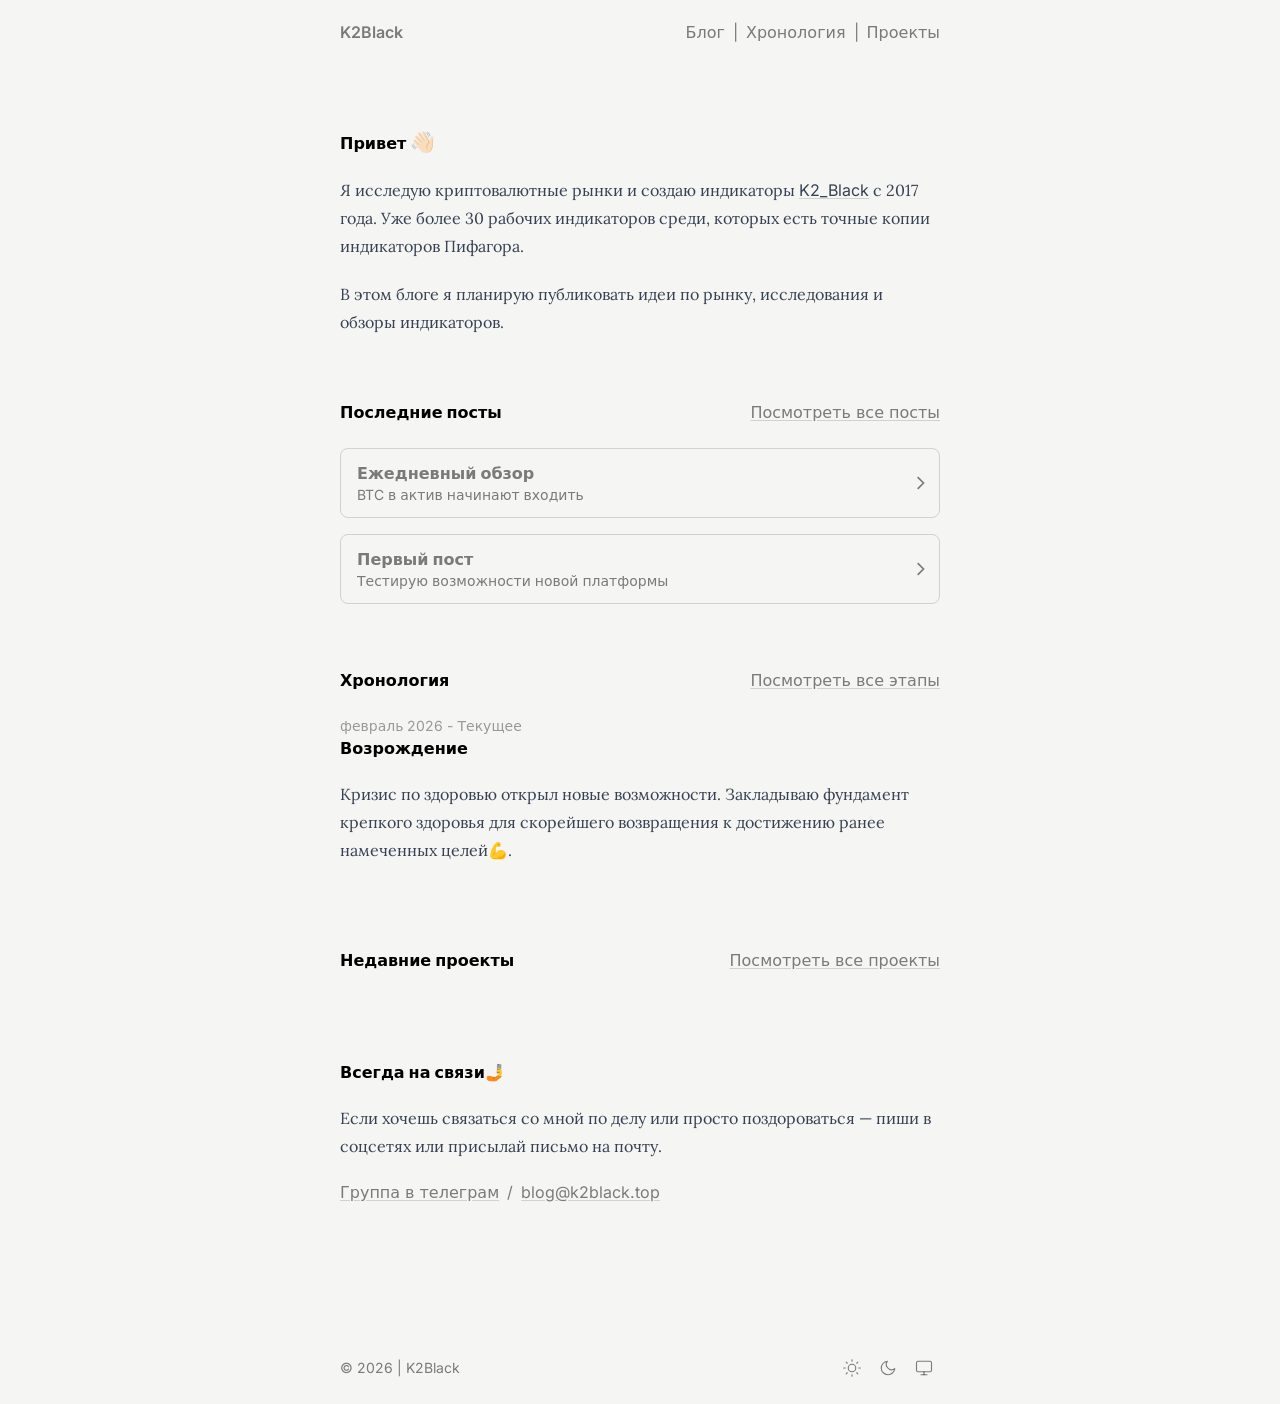
<file: index.html>
<!DOCTYPE html><html lang="en"> <head><!-- Global Metadata --><meta charset="utf-8"><meta name="viewport" content="width=device-width,initial-scale=1"><link rel="icon" type="image/svg+xml" href="/favicon-dark.svg" media="(prefers-color-scheme: dark)"><link rel="icon" type="image/svg+xml" href="/favicon-light.svg" media="(prefers-color-scheme: light)"><link rel="icon" type="image/x-icon" href="/favicon-light.svg"><meta name="generator" content="Astro v5.17.3"><!-- Font preloads --><link rel="preload" href="/assets/inter-latin-400-normal.C38fXH4l.woff2" as="font" type="font/woff2" crossorigin><link rel="preload" href="/assets/inter-latin-600-normal.LgqL8muc.woff2" as="font" type="font/woff2" crossorigin><link rel="preload" href="/assets/lora-latin-400-normal.DnxXpLNu.woff2" as="font" type="font/woff2" crossorigin><link rel="preload" href="/assets/lora-latin-600-normal.B-3RcLOQ.woff2" as="font" type="font/woff2" crossorigin><!-- Canonical URL --><link rel="canonical" href="https://blog.k2black.top/"><!-- Primary Meta Tags --><title>K2Black Home | K2Black</title><meta name="title" content="K2Black Home | K2Black"><meta name="description" content="Домашняя страница"><!-- Open Graph / Facebook --><meta property="og:type" content="website"><meta property="og:url" content="https://blog.k2black.top/"><meta property="og:title" content="K2Black Home | K2Black"><meta property="og:description" content="Домашняя страница"><meta property="og:image" content="https://blog.k2black.top/nano.png"><!-- Twitter --><meta property="twitter:card" content="summary_large_image"><meta property="twitter:url" content="https://blog.k2black.top/"><meta property="twitter:title" content="K2Black Home | K2Black"><meta property="twitter:description" content="Домашняя страница"><meta property="twitter:image" content="https://blog.k2black.top/nano.png"><meta name="astro-view-transitions-enabled" content="true"><meta name="astro-view-transitions-fallback" content="animate"><script type="module" src="/assets/ClientRouter.astro_astro_type_script_index_0_lang.CDGfc0hd.js"></script><!-- RSS Link --><link rel="alternate" type="application/rss+xml" title="K2Black" href="https://blog.k2black.top/rss.xml"><script type="module">document.addEventListener("astro:before-swap",e=>[...e.newDocument.head.querySelectorAll('link[as="font"]')].forEach(o=>o.remove()));</script><script>
  function init() {
    preloadTheme();
    onScroll();
    animate();

    const backToTop = document.getElementById("back-to-top");
    backToTop?.addEventListener("click", (event) => scrollToTop(event));

    const backToPrev = document.getElementById("back-to-prev");
    backToPrev?.addEventListener("click", () => window.history.back());

    const lightThemeButton = document.getElementById("light-theme-button");
    lightThemeButton?.addEventListener("click", () => {
      localStorage.setItem("theme", "light");
      toggleTheme(false);
    });

    const darkThemeButton = document.getElementById("dark-theme-button");
    darkThemeButton?.addEventListener("click", () => {
      localStorage.setItem("theme", "dark");
      toggleTheme(true);
    });

    const systemThemeButton = document.getElementById("system-theme-button");
    systemThemeButton?.addEventListener("click", () => {
      localStorage.setItem("theme", "system");
      toggleTheme(window.matchMedia("(prefers-color-scheme: dark)").matches);
    });

    window.matchMedia("(prefers-color-scheme: dark)")
      .addEventListener("change", event => {
        if (localStorage.theme === "system" || !localStorage.theme) {
          toggleTheme(event.matches);
        }
      }
    );

    document.addEventListener("scroll", onScroll);
  }

  function animate() {
    const animateElements = document.querySelectorAll(".animate");

    animateElements.forEach((element, index) => {
      setTimeout(() => {
        element.classList.add("show");
      }, index * 150);
    });
  }

  function onScroll() {
    if (window.scrollY > 0) {
      document.documentElement.classList.add("scrolled");
    } else {
      document.documentElement.classList.remove("scrolled");
    }
  }

  function scrollToTop(event) {
    event.preventDefault();
    window.scrollTo({
      top: 0,
      behavior: "smooth"
    });
  }

function toggleTheme(dark) {
    const css = document.createElement("style");

    css.appendChild(
      document.createTextNode(
        `* {
             -webkit-transition: none !important;
             -moz-transition: none !important;
             -o-transition: none !important;
             -ms-transition: none !important;
             transition: none !important;
          }
        `,
      )
    );

    document.head.appendChild(css);

    if (dark) {
      document.documentElement.classList.add("dark");
      document.documentElement.setAttribute("data-theme", "dark");
    } else {
      document.documentElement.classList.remove("dark");
      document.documentElement.setAttribute("data-theme", "light");
    }

  window.getComputedStyle(css).opacity;
    document.head.removeChild(css);
  }

  function preloadTheme() {
    const userTheme = localStorage.theme;

    if (userTheme === "light" || userTheme === "dark") {
      toggleTheme(userTheme === "dark");
    } else {
      toggleTheme(window.matchMedia("(prefers-color-scheme: dark)").matches);
    }
  }

  document.addEventListener("DOMContentLoaded", () => init());
  document.addEventListener("astro:after-swap", () => init());
  preloadTheme();
</script><link rel="stylesheet" href="/assets/_slug_.j_yEv-B4.css"><script type="module" src="/assets/page.BxlWcphP.js"></script></head> <body> <header> <div class="mx-auto max-w-screen-sm px-5">  <div class="flex flex-wrap gap-y-2 justify-between"> <a href="/" target="_self" class="inline-block decoration-black/15 dark:decoration-white/30 hover:decoration-black/25 hover:dark:decoration-white/50 text-current hover:text-black hover:dark:text-white transition-colors duration-300 ease-in-out">  <div class="font-semibold"> K2Black </div>  </a> <nav class="flex gap-2"> <a href="/blog" target="_self" class="inline-block decoration-black/15 dark:decoration-white/30 hover:decoration-black/25 hover:dark:decoration-white/50 text-current hover:text-black hover:dark:text-white transition-colors duration-300 ease-in-out"> 
Блог
 </a> <span> | </span> <a href="/work" target="_self" class="inline-block decoration-black/15 dark:decoration-white/30 hover:decoration-black/25 hover:dark:decoration-white/50 text-current hover:text-black hover:dark:text-white transition-colors duration-300 ease-in-out"> 
Хронология
 </a> <span> | </span> <a href="/projects" target="_self" class="inline-block decoration-black/15 dark:decoration-white/30 hover:decoration-black/25 hover:dark:decoration-white/50 text-current hover:text-black hover:dark:text-white transition-colors duration-300 ease-in-out"> 
Проекты
 </a> </nav> </div>  </div> </header> <main>  <div class="mx-auto max-w-screen-sm px-5">  <h4 class="animate font-semibold text-black dark:text-white">
Привет <span class="text-xl">👋🏻</span> </h4> <div class="space-y-16"> <section> <article class="space-y-4"> <p class="animate">
Я исследую криптовалютные рынки и создаю индикаторы
<a href="https://ru.tradingview.com/u/K2_Black/" target="_blank" class="inline-block decoration-black/15 dark:decoration-white/30 hover:decoration-black/25 hover:dark:decoration-white/50 text-current hover:text-black hover:dark:text-white transition-colors duration-300 ease-in-out underline underline-offset-2" aria-label="K2_Black on Tradingview"> 
K2_Black
 </a> с 2017 года.
            Уже более 30 рабочих индикаторов среди, которых есть точные копии индикаторов Пифагора.
</p> <p class="animate">
В этом блоге я планирую публиковать идеи по рынку, исследования и обзоры индикаторов.
</p> <!-- <p class="animate">
            Visit
            <Link href="https://github.com/markhorn-dev/astro-nano" aria-label="Astro Nano on Github" external>
              Astro Nano on Github
            </Link>
            to fork the repository, read the docs or one-click deploy on Vercel or Netlify. 
          </p> --> </article> </section> <section class="animate space-y-6"> <div class="flex flex-wrap gap-y-2 items-center justify-between"> <h5 class="font-semibold text-black dark:text-white">
Последние посты
</h5> <a href="/blog" target="_self" class="inline-block decoration-black/15 dark:decoration-white/30 hover:decoration-black/25 hover:dark:decoration-white/50 text-current hover:text-black hover:dark:text-white transition-colors duration-300 ease-in-out underline underline-offset-2"> 
Посмотреть все посты
 </a> </div> <ul class="flex flex-col gap-4"> <li> <a href="/blog/11-first" class="relative group flex flex-nowrap py-3 px-4 pr-10 rounded-lg border border-black/15 dark:border-white/20 hover:bg-black/5 dark:hover:bg-white/5 hover:text-black dark:hover:text-white transition-colors duration-300 ease-in-out"> <div class="flex flex-col flex-1 truncate"> <div class="font-semibold"> Ежедневный обзор </div> <div class="text-sm"> BTC в актив начинают входить </div> </div> <svg xmlns="http://www.w3.org/2000/svg" viewBox="0 0 24 24" class="absolute top-1/2 right-2 -translate-y-1/2 size-5 stroke-2 fill-none stroke-current"> <line x1="5" y1="12" x2="19" y2="12" class="translate-x-3 group-hover:translate-x-0 scale-x-0 group-hover:scale-x-100 transition-transform duration-300 ease-in-out"></line> <polyline points="12 5 19 12 12 19" class="-translate-x-1 group-hover:translate-x-0 transition-transform duration-300 ease-in-out"></polyline> </svg> </a> </li><li> <a href="/blog/00-test" class="relative group flex flex-nowrap py-3 px-4 pr-10 rounded-lg border border-black/15 dark:border-white/20 hover:bg-black/5 dark:hover:bg-white/5 hover:text-black dark:hover:text-white transition-colors duration-300 ease-in-out"> <div class="flex flex-col flex-1 truncate"> <div class="font-semibold"> Первый пост </div> <div class="text-sm"> Тестирую возможности новой платформы </div> </div> <svg xmlns="http://www.w3.org/2000/svg" viewBox="0 0 24 24" class="absolute top-1/2 right-2 -translate-y-1/2 size-5 stroke-2 fill-none stroke-current"> <line x1="5" y1="12" x2="19" y2="12" class="translate-x-3 group-hover:translate-x-0 scale-x-0 group-hover:scale-x-100 transition-transform duration-300 ease-in-out"></line> <polyline points="12 5 19 12 12 19" class="-translate-x-1 group-hover:translate-x-0 transition-transform duration-300 ease-in-out"></polyline> </svg> </a> </li> </ul> </section> <section class="animate space-y-6"> <div class="flex flex-wrap gap-y-2 items-center justify-between"> <h5 class="font-semibold text-black dark:text-white">
Хронология
</h5> <a href="/work" target="_self" class="inline-block decoration-black/15 dark:decoration-white/30 hover:decoration-black/25 hover:dark:decoration-white/50 text-current hover:text-black hover:dark:text-white transition-colors duration-300 ease-in-out underline underline-offset-2"> 
Посмотреть все этапы
 </a> </div> <ul class="flex flex-col space-y-4"> <li> <div class="text-sm opacity-75"> февраль 2026 -  Текущее </div> <div class="font-semibold text-black dark:text-white"> Возрождение </div> <div class="text-sm opacity-75">  </div> <article> <p>Кризис по здоровью открыл новые возможности. Закладываю фундамент крепкого здоровья для скорейшего возвращения к достижению ранее намеченных целей💪.</p> </article> </li> </ul> </section> <section class="animate space-y-6"> <div class="flex flex-wrap gap-y-2 items-center justify-between"> <h5 class="font-semibold text-black dark:text-white">
Недавние проекты
</h5> <a href="/projects" target="_self" class="inline-block decoration-black/15 dark:decoration-white/30 hover:decoration-black/25 hover:dark:decoration-white/50 text-current hover:text-black hover:dark:text-white transition-colors duration-300 ease-in-out underline underline-offset-2"> 
Посмотреть все проекты
 </a> </div> <ul class="flex flex-col gap-4">  </ul> </section> <section class="animate space-y-4"> <h5 class="font-semibold text-black dark:text-white">
Всегда на связи🤳
</h5> <article> <p>
Если хочешь связаться со мной по делу или просто поздороваться — пиши в соцсетях или присылай письмо на почту. </p> </article> <ul class="flex flex-wrap gap-2"> <li class="flex gap-x-2 text-nowrap"> <a href="https://t.me/+zeTg2VoyWIkyNTQy" target="_blank" class="inline-block decoration-black/15 dark:decoration-white/30 hover:decoration-black/25 hover:dark:decoration-white/50 text-current hover:text-black hover:dark:text-white transition-colors duration-300 ease-in-out underline underline-offset-2" aria-label="K2Black on Группа в телеграм"> Группа в телеграм </a> / </li> <li class="line-clamp-1"> <a href="mailto:blog@k2black.top" target="_self" class="inline-block decoration-black/15 dark:decoration-white/30 hover:decoration-black/25 hover:dark:decoration-white/50 text-current hover:text-black hover:dark:text-white transition-colors duration-300 ease-in-out underline underline-offset-2" aria-label="Email K2Black"> blog@k2black.top </a> </li> </ul> </section> </div>  </div>  </main> <footer class="animate"> <div class="mx-auto max-w-screen-sm px-5">  <div class="relative"> <div class="absolute right-0 -top-20"> <button id="back-to-top" class="relative group w-fit flex pl-8 pr-3 py-1.5 flex-nowrap rounded border border-black/15 dark:border-white/20 hover:bg-black/5 dark:hover:bg-white/5 hover:text-black dark:hover:text-white transition-colors duration-300 ease-in-out"> <svg xmlns="http://www.w3.org/2000/svg" viewBox="0 0 24 24" class="absolute top-1/2 left-2 -translate-y-1/2 size-4 stroke-2 fill-none stroke-current rotate-90"> <line x1="5" y1="12" x2="19" y2="12" class="translate-x-2 group-hover:translate-x-0 scale-x-0 group-hover:scale-x-100 transition-transform duration-300 ease-in-out"></line> <polyline points="12 5 5 12 12 19" class="translate-x-1 group-hover:translate-x-0 transition-transform duration-300 ease-in-out"></polyline> </svg> <div class="text-sm">
Наверх
</div> </button> </div> </div> <div class="flex justify-between items-center"> <div>
&copy; 2026 | K2Black </div> <div class="flex flex-wrap gap-1 items-center"> <button id="light-theme-button" aria-label="Light theme" class="group size-8 flex items-center justify-center rounded-full"> <svg xmlns="http://www.w3.org/2000/svg" width="18" height="18" viewBox="0 0 24 24" fill="none" stroke="currentColor" stroke-width="1.5" stroke-linecap="round" stroke-linejoin="round" class="group-hover:stroke-black group-hover:dark:stroke-white transition-colors duration-300 ease-in-out"> <circle cx="12" cy="12" r="5"></circle> <line x1="12" y1="1" x2="12" y2="3"></line> <line x1="12" y1="21" x2="12" y2="23"></line> <line x1="4.22" y1="4.22" x2="5.64" y2="5.64"></line> <line x1="18.36" y1="18.36" x2="19.78" y2="19.78"></line> <line x1="1" y1="12" x2="3" y2="12"></line> <line x1="21" y1="12" x2="23" y2="12"></line> <line x1="4.22" y1="19.78" x2="5.64" y2="18.36"></line> <line x1="18.36" y1="5.64" x2="19.78" y2="4.22"></line> </svg> </button> <button id="dark-theme-button" aria-label="Dark theme" class="group size-8 flex items-center justify-center rounded-full"> <svg xmlns="http://www.w3.org/2000/svg" width="18" height="18" viewBox="0 0 24 24" fill="none" stroke="currentColor" stroke-width="1.5" stroke-linecap="round" stroke-linejoin="round" class="group-hover:stroke-black group-hover:dark:stroke-white transition-colors duration-300 ease-in-out"> <path d="M21 12.79A9 9 0 1 1 11.21 3 7 7 0 0 0 21 12.79z"></path> </svg> </button> <button id="system-theme-button" aria-label="System theme" class="group size-8 flex items-center justify-center rounded-full"> <svg xmlns="http://www.w3.org/2000/svg" width="18" height="18" viewBox="0 0 24 24" fill="none" stroke="currentColor" stroke-width="1.5" stroke-linecap="round" stroke-linejoin="round" class="group-hover:stroke-black group-hover:dark:stroke-white transition-colors duration-300 ease-in-out"> <rect x="2" y="3" width="20" height="14" rx="2" ry="2"></rect> <line x1="8" y1="21" x2="16" y2="21"></line> <line x1="12" y1="17" x2="12" y2="21"></line> </svg> </button> </div> </div>  </div> </footer> </body></html>
</file>
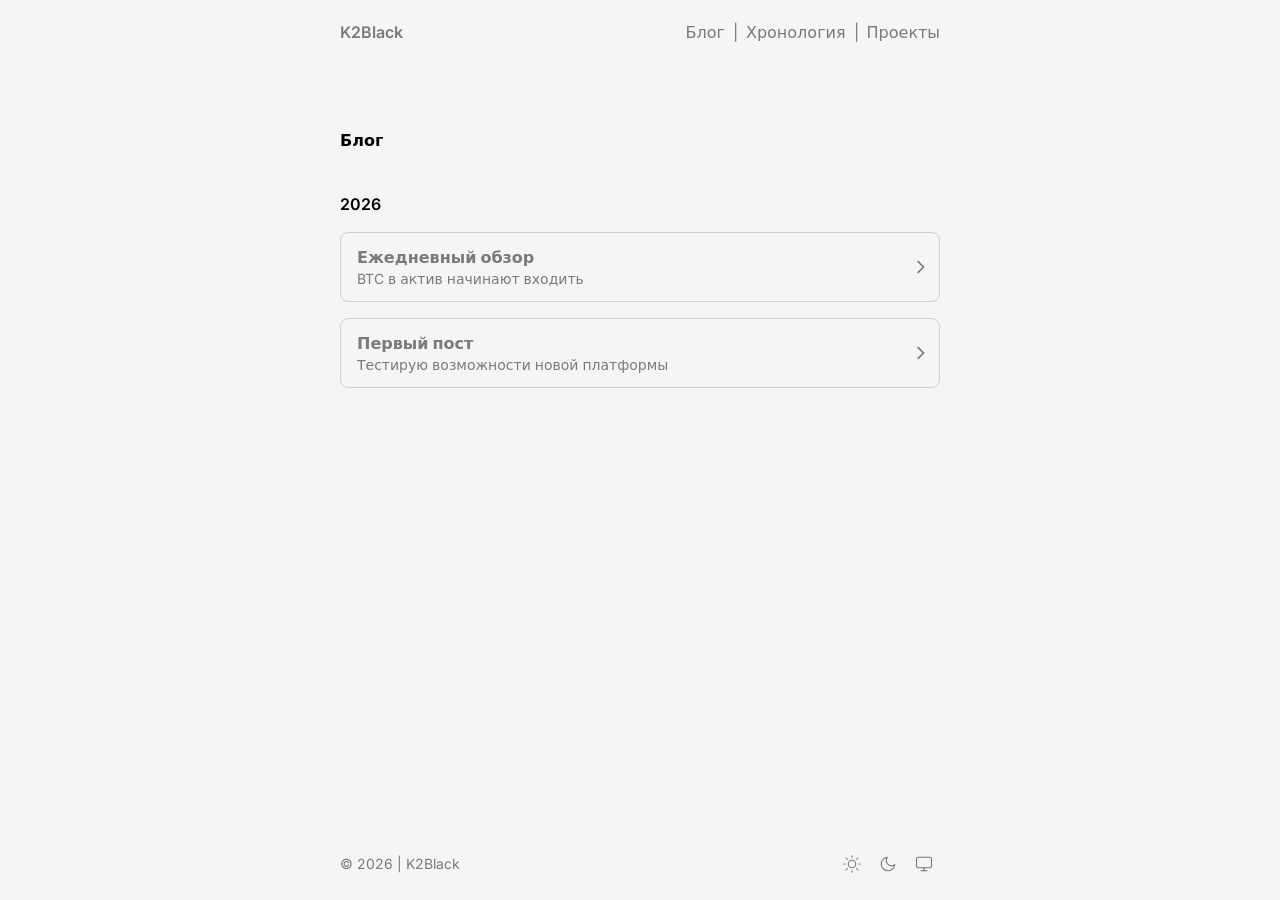
<file: blog/index.html>
<!DOCTYPE html><html lang="en"> <head><!-- Global Metadata --><meta charset="utf-8"><meta name="viewport" content="width=device-width,initial-scale=1"><link rel="icon" type="image/svg+xml" href="/favicon-dark.svg" media="(prefers-color-scheme: dark)"><link rel="icon" type="image/svg+xml" href="/favicon-light.svg" media="(prefers-color-scheme: light)"><link rel="icon" type="image/x-icon" href="/favicon-light.svg"><meta name="generator" content="Astro v5.17.3"><!-- Font preloads --><link rel="preload" href="/assets/inter-latin-400-normal.C38fXH4l.woff2" as="font" type="font/woff2" crossorigin><link rel="preload" href="/assets/inter-latin-600-normal.LgqL8muc.woff2" as="font" type="font/woff2" crossorigin><link rel="preload" href="/assets/lora-latin-400-normal.DnxXpLNu.woff2" as="font" type="font/woff2" crossorigin><link rel="preload" href="/assets/lora-latin-600-normal.B-3RcLOQ.woff2" as="font" type="font/woff2" crossorigin><!-- Canonical URL --><link rel="canonical" href="https://blog.k2black.top/blog/"><!-- Primary Meta Tags --><title>Блог | K2Black</title><meta name="title" content="Блог | K2Black"><meta name="description" content="Коллекция статьей"><!-- Open Graph / Facebook --><meta property="og:type" content="website"><meta property="og:url" content="https://blog.k2black.top/blog/"><meta property="og:title" content="Блог | K2Black"><meta property="og:description" content="Коллекция статьей"><meta property="og:image" content="https://blog.k2black.top/nano.png"><!-- Twitter --><meta property="twitter:card" content="summary_large_image"><meta property="twitter:url" content="https://blog.k2black.top/blog/"><meta property="twitter:title" content="Блог | K2Black"><meta property="twitter:description" content="Коллекция статьей"><meta property="twitter:image" content="https://blog.k2black.top/nano.png"><meta name="astro-view-transitions-enabled" content="true"><meta name="astro-view-transitions-fallback" content="animate"><script type="module" src="/assets/ClientRouter.astro_astro_type_script_index_0_lang.CDGfc0hd.js"></script><!-- RSS Link --><link rel="alternate" type="application/rss+xml" title="K2Black" href="https://blog.k2black.top/rss.xml"><script type="module">document.addEventListener("astro:before-swap",e=>[...e.newDocument.head.querySelectorAll('link[as="font"]')].forEach(o=>o.remove()));</script><script>
  function init() {
    preloadTheme();
    onScroll();
    animate();

    const backToTop = document.getElementById("back-to-top");
    backToTop?.addEventListener("click", (event) => scrollToTop(event));

    const backToPrev = document.getElementById("back-to-prev");
    backToPrev?.addEventListener("click", () => window.history.back());

    const lightThemeButton = document.getElementById("light-theme-button");
    lightThemeButton?.addEventListener("click", () => {
      localStorage.setItem("theme", "light");
      toggleTheme(false);
    });

    const darkThemeButton = document.getElementById("dark-theme-button");
    darkThemeButton?.addEventListener("click", () => {
      localStorage.setItem("theme", "dark");
      toggleTheme(true);
    });

    const systemThemeButton = document.getElementById("system-theme-button");
    systemThemeButton?.addEventListener("click", () => {
      localStorage.setItem("theme", "system");
      toggleTheme(window.matchMedia("(prefers-color-scheme: dark)").matches);
    });

    window.matchMedia("(prefers-color-scheme: dark)")
      .addEventListener("change", event => {
        if (localStorage.theme === "system" || !localStorage.theme) {
          toggleTheme(event.matches);
        }
      }
    );

    document.addEventListener("scroll", onScroll);
  }

  function animate() {
    const animateElements = document.querySelectorAll(".animate");

    animateElements.forEach((element, index) => {
      setTimeout(() => {
        element.classList.add("show");
      }, index * 150);
    });
  }

  function onScroll() {
    if (window.scrollY > 0) {
      document.documentElement.classList.add("scrolled");
    } else {
      document.documentElement.classList.remove("scrolled");
    }
  }

  function scrollToTop(event) {
    event.preventDefault();
    window.scrollTo({
      top: 0,
      behavior: "smooth"
    });
  }

function toggleTheme(dark) {
    const css = document.createElement("style");

    css.appendChild(
      document.createTextNode(
        `* {
             -webkit-transition: none !important;
             -moz-transition: none !important;
             -o-transition: none !important;
             -ms-transition: none !important;
             transition: none !important;
          }
        `,
      )
    );

    document.head.appendChild(css);

    if (dark) {
      document.documentElement.classList.add("dark");
      document.documentElement.setAttribute("data-theme", "dark");
    } else {
      document.documentElement.classList.remove("dark");
      document.documentElement.setAttribute("data-theme", "light");
    }

  window.getComputedStyle(css).opacity;
    document.head.removeChild(css);
  }

  function preloadTheme() {
    const userTheme = localStorage.theme;

    if (userTheme === "light" || userTheme === "dark") {
      toggleTheme(userTheme === "dark");
    } else {
      toggleTheme(window.matchMedia("(prefers-color-scheme: dark)").matches);
    }
  }

  document.addEventListener("DOMContentLoaded", () => init());
  document.addEventListener("astro:after-swap", () => init());
  preloadTheme();
</script><link rel="stylesheet" href="/assets/_slug_.j_yEv-B4.css"><script type="module" src="/assets/page.BxlWcphP.js"></script></head> <body> <header> <div class="mx-auto max-w-screen-sm px-5">  <div class="flex flex-wrap gap-y-2 justify-between"> <a href="/" target="_self" class="inline-block decoration-black/15 dark:decoration-white/30 hover:decoration-black/25 hover:dark:decoration-white/50 text-current hover:text-black hover:dark:text-white transition-colors duration-300 ease-in-out">  <div class="font-semibold"> K2Black </div>  </a> <nav class="flex gap-2"> <a href="/blog" target="_self" class="inline-block decoration-black/15 dark:decoration-white/30 hover:decoration-black/25 hover:dark:decoration-white/50 text-current hover:text-black hover:dark:text-white transition-colors duration-300 ease-in-out"> 
Блог
 </a> <span> | </span> <a href="/work" target="_self" class="inline-block decoration-black/15 dark:decoration-white/30 hover:decoration-black/25 hover:dark:decoration-white/50 text-current hover:text-black hover:dark:text-white transition-colors duration-300 ease-in-out"> 
Хронология
 </a> <span> | </span> <a href="/projects" target="_self" class="inline-block decoration-black/15 dark:decoration-white/30 hover:decoration-black/25 hover:dark:decoration-white/50 text-current hover:text-black hover:dark:text-white transition-colors duration-300 ease-in-out"> 
Проекты
 </a> </nav> </div>  </div> </header> <main>  <div class="mx-auto max-w-screen-sm px-5">  <div class="space-y-10"> <div class="animate font-semibold text-black dark:text-white">
Блог
</div> <div class="space-y-4"> <section class="animate space-y-4"> <div class="font-semibold text-black dark:text-white"> 2026 </div> <div> <ul class="flex flex-col gap-4"> <li> <a href="/blog/11-first" class="relative group flex flex-nowrap py-3 px-4 pr-10 rounded-lg border border-black/15 dark:border-white/20 hover:bg-black/5 dark:hover:bg-white/5 hover:text-black dark:hover:text-white transition-colors duration-300 ease-in-out"> <div class="flex flex-col flex-1 truncate"> <div class="font-semibold"> Ежедневный обзор </div> <div class="text-sm"> BTC в актив начинают входить </div> </div> <svg xmlns="http://www.w3.org/2000/svg" viewBox="0 0 24 24" class="absolute top-1/2 right-2 -translate-y-1/2 size-5 stroke-2 fill-none stroke-current"> <line x1="5" y1="12" x2="19" y2="12" class="translate-x-3 group-hover:translate-x-0 scale-x-0 group-hover:scale-x-100 transition-transform duration-300 ease-in-out"></line> <polyline points="12 5 19 12 12 19" class="-translate-x-1 group-hover:translate-x-0 transition-transform duration-300 ease-in-out"></polyline> </svg> </a> </li><li> <a href="/blog/00-test" class="relative group flex flex-nowrap py-3 px-4 pr-10 rounded-lg border border-black/15 dark:border-white/20 hover:bg-black/5 dark:hover:bg-white/5 hover:text-black dark:hover:text-white transition-colors duration-300 ease-in-out"> <div class="flex flex-col flex-1 truncate"> <div class="font-semibold"> Первый пост </div> <div class="text-sm"> Тестирую возможности новой платформы </div> </div> <svg xmlns="http://www.w3.org/2000/svg" viewBox="0 0 24 24" class="absolute top-1/2 right-2 -translate-y-1/2 size-5 stroke-2 fill-none stroke-current"> <line x1="5" y1="12" x2="19" y2="12" class="translate-x-3 group-hover:translate-x-0 scale-x-0 group-hover:scale-x-100 transition-transform duration-300 ease-in-out"></line> <polyline points="12 5 19 12 12 19" class="-translate-x-1 group-hover:translate-x-0 transition-transform duration-300 ease-in-out"></polyline> </svg> </a> </li> </ul> </div> </section> </div> </div>  </div>  </main> <footer class="animate"> <div class="mx-auto max-w-screen-sm px-5">  <div class="relative"> <div class="absolute right-0 -top-20"> <button id="back-to-top" class="relative group w-fit flex pl-8 pr-3 py-1.5 flex-nowrap rounded border border-black/15 dark:border-white/20 hover:bg-black/5 dark:hover:bg-white/5 hover:text-black dark:hover:text-white transition-colors duration-300 ease-in-out"> <svg xmlns="http://www.w3.org/2000/svg" viewBox="0 0 24 24" class="absolute top-1/2 left-2 -translate-y-1/2 size-4 stroke-2 fill-none stroke-current rotate-90"> <line x1="5" y1="12" x2="19" y2="12" class="translate-x-2 group-hover:translate-x-0 scale-x-0 group-hover:scale-x-100 transition-transform duration-300 ease-in-out"></line> <polyline points="12 5 5 12 12 19" class="translate-x-1 group-hover:translate-x-0 transition-transform duration-300 ease-in-out"></polyline> </svg> <div class="text-sm">
Наверх
</div> </button> </div> </div> <div class="flex justify-between items-center"> <div>
&copy; 2026 | K2Black </div> <div class="flex flex-wrap gap-1 items-center"> <button id="light-theme-button" aria-label="Light theme" class="group size-8 flex items-center justify-center rounded-full"> <svg xmlns="http://www.w3.org/2000/svg" width="18" height="18" viewBox="0 0 24 24" fill="none" stroke="currentColor" stroke-width="1.5" stroke-linecap="round" stroke-linejoin="round" class="group-hover:stroke-black group-hover:dark:stroke-white transition-colors duration-300 ease-in-out"> <circle cx="12" cy="12" r="5"></circle> <line x1="12" y1="1" x2="12" y2="3"></line> <line x1="12" y1="21" x2="12" y2="23"></line> <line x1="4.22" y1="4.22" x2="5.64" y2="5.64"></line> <line x1="18.36" y1="18.36" x2="19.78" y2="19.78"></line> <line x1="1" y1="12" x2="3" y2="12"></line> <line x1="21" y1="12" x2="23" y2="12"></line> <line x1="4.22" y1="19.78" x2="5.64" y2="18.36"></line> <line x1="18.36" y1="5.64" x2="19.78" y2="4.22"></line> </svg> </button> <button id="dark-theme-button" aria-label="Dark theme" class="group size-8 flex items-center justify-center rounded-full"> <svg xmlns="http://www.w3.org/2000/svg" width="18" height="18" viewBox="0 0 24 24" fill="none" stroke="currentColor" stroke-width="1.5" stroke-linecap="round" stroke-linejoin="round" class="group-hover:stroke-black group-hover:dark:stroke-white transition-colors duration-300 ease-in-out"> <path d="M21 12.79A9 9 0 1 1 11.21 3 7 7 0 0 0 21 12.79z"></path> </svg> </button> <button id="system-theme-button" aria-label="System theme" class="group size-8 flex items-center justify-center rounded-full"> <svg xmlns="http://www.w3.org/2000/svg" width="18" height="18" viewBox="0 0 24 24" fill="none" stroke="currentColor" stroke-width="1.5" stroke-linecap="round" stroke-linejoin="round" class="group-hover:stroke-black group-hover:dark:stroke-white transition-colors duration-300 ease-in-out"> <rect x="2" y="3" width="20" height="14" rx="2" ry="2"></rect> <line x1="8" y1="21" x2="16" y2="21"></line> <line x1="12" y1="17" x2="12" y2="21"></line> </svg> </button> </div> </div>  </div> </footer> </body></html>
</file>
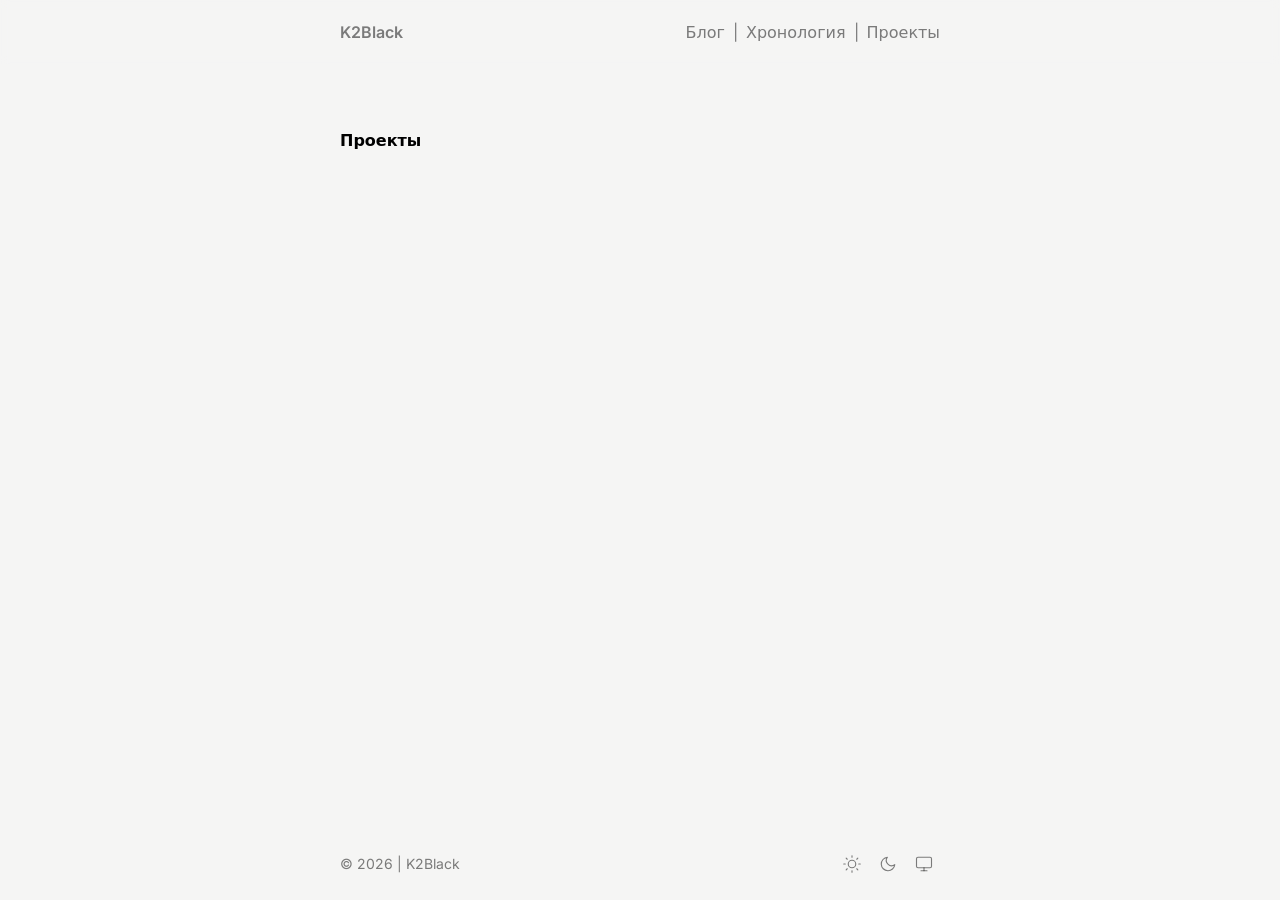
<file: projects/index.html>
<!DOCTYPE html><html lang="en"> <head><!-- Global Metadata --><meta charset="utf-8"><meta name="viewport" content="width=device-width,initial-scale=1"><link rel="icon" type="image/svg+xml" href="/favicon-dark.svg" media="(prefers-color-scheme: dark)"><link rel="icon" type="image/svg+xml" href="/favicon-light.svg" media="(prefers-color-scheme: light)"><link rel="icon" type="image/x-icon" href="/favicon-light.svg"><meta name="generator" content="Astro v5.17.3"><!-- Font preloads --><link rel="preload" href="/assets/inter-latin-400-normal.C38fXH4l.woff2" as="font" type="font/woff2" crossorigin><link rel="preload" href="/assets/inter-latin-600-normal.LgqL8muc.woff2" as="font" type="font/woff2" crossorigin><link rel="preload" href="/assets/lora-latin-400-normal.DnxXpLNu.woff2" as="font" type="font/woff2" crossorigin><link rel="preload" href="/assets/lora-latin-600-normal.B-3RcLOQ.woff2" as="font" type="font/woff2" crossorigin><!-- Canonical URL --><link rel="canonical" href="https://blog.k2black.top/projects/"><!-- Primary Meta Tags --><title>Проекты | K2Black</title><meta name="title" content="Проекты | K2Black"><meta name="description" content="Коллекция моих проектов по исследованию рынков криптовалют"><!-- Open Graph / Facebook --><meta property="og:type" content="website"><meta property="og:url" content="https://blog.k2black.top/projects/"><meta property="og:title" content="Проекты | K2Black"><meta property="og:description" content="Коллекция моих проектов по исследованию рынков криптовалют"><meta property="og:image" content="https://blog.k2black.top/nano.png"><!-- Twitter --><meta property="twitter:card" content="summary_large_image"><meta property="twitter:url" content="https://blog.k2black.top/projects/"><meta property="twitter:title" content="Проекты | K2Black"><meta property="twitter:description" content="Коллекция моих проектов по исследованию рынков криптовалют"><meta property="twitter:image" content="https://blog.k2black.top/nano.png"><meta name="astro-view-transitions-enabled" content="true"><meta name="astro-view-transitions-fallback" content="animate"><script type="module" src="/assets/ClientRouter.astro_astro_type_script_index_0_lang.CDGfc0hd.js"></script><!-- RSS Link --><link rel="alternate" type="application/rss+xml" title="K2Black" href="https://blog.k2black.top/rss.xml"><script type="module">document.addEventListener("astro:before-swap",e=>[...e.newDocument.head.querySelectorAll('link[as="font"]')].forEach(o=>o.remove()));</script><script>
  function init() {
    preloadTheme();
    onScroll();
    animate();

    const backToTop = document.getElementById("back-to-top");
    backToTop?.addEventListener("click", (event) => scrollToTop(event));

    const backToPrev = document.getElementById("back-to-prev");
    backToPrev?.addEventListener("click", () => window.history.back());

    const lightThemeButton = document.getElementById("light-theme-button");
    lightThemeButton?.addEventListener("click", () => {
      localStorage.setItem("theme", "light");
      toggleTheme(false);
    });

    const darkThemeButton = document.getElementById("dark-theme-button");
    darkThemeButton?.addEventListener("click", () => {
      localStorage.setItem("theme", "dark");
      toggleTheme(true);
    });

    const systemThemeButton = document.getElementById("system-theme-button");
    systemThemeButton?.addEventListener("click", () => {
      localStorage.setItem("theme", "system");
      toggleTheme(window.matchMedia("(prefers-color-scheme: dark)").matches);
    });

    window.matchMedia("(prefers-color-scheme: dark)")
      .addEventListener("change", event => {
        if (localStorage.theme === "system" || !localStorage.theme) {
          toggleTheme(event.matches);
        }
      }
    );

    document.addEventListener("scroll", onScroll);
  }

  function animate() {
    const animateElements = document.querySelectorAll(".animate");

    animateElements.forEach((element, index) => {
      setTimeout(() => {
        element.classList.add("show");
      }, index * 150);
    });
  }

  function onScroll() {
    if (window.scrollY > 0) {
      document.documentElement.classList.add("scrolled");
    } else {
      document.documentElement.classList.remove("scrolled");
    }
  }

  function scrollToTop(event) {
    event.preventDefault();
    window.scrollTo({
      top: 0,
      behavior: "smooth"
    });
  }

function toggleTheme(dark) {
    const css = document.createElement("style");

    css.appendChild(
      document.createTextNode(
        `* {
             -webkit-transition: none !important;
             -moz-transition: none !important;
             -o-transition: none !important;
             -ms-transition: none !important;
             transition: none !important;
          }
        `,
      )
    );

    document.head.appendChild(css);

    if (dark) {
      document.documentElement.classList.add("dark");
      document.documentElement.setAttribute("data-theme", "dark");
    } else {
      document.documentElement.classList.remove("dark");
      document.documentElement.setAttribute("data-theme", "light");
    }

  window.getComputedStyle(css).opacity;
    document.head.removeChild(css);
  }

  function preloadTheme() {
    const userTheme = localStorage.theme;

    if (userTheme === "light" || userTheme === "dark") {
      toggleTheme(userTheme === "dark");
    } else {
      toggleTheme(window.matchMedia("(prefers-color-scheme: dark)").matches);
    }
  }

  document.addEventListener("DOMContentLoaded", () => init());
  document.addEventListener("astro:after-swap", () => init());
  preloadTheme();
</script><link rel="stylesheet" href="/assets/_slug_.j_yEv-B4.css"><script type="module" src="/assets/page.BxlWcphP.js"></script></head> <body> <header> <div class="mx-auto max-w-screen-sm px-5">  <div class="flex flex-wrap gap-y-2 justify-between"> <a href="/" target="_self" class="inline-block decoration-black/15 dark:decoration-white/30 hover:decoration-black/25 hover:dark:decoration-white/50 text-current hover:text-black hover:dark:text-white transition-colors duration-300 ease-in-out">  <div class="font-semibold"> K2Black </div>  </a> <nav class="flex gap-2"> <a href="/blog" target="_self" class="inline-block decoration-black/15 dark:decoration-white/30 hover:decoration-black/25 hover:dark:decoration-white/50 text-current hover:text-black hover:dark:text-white transition-colors duration-300 ease-in-out"> 
Блог
 </a> <span> | </span> <a href="/work" target="_self" class="inline-block decoration-black/15 dark:decoration-white/30 hover:decoration-black/25 hover:dark:decoration-white/50 text-current hover:text-black hover:dark:text-white transition-colors duration-300 ease-in-out"> 
Хронология
 </a> <span> | </span> <a href="/projects" target="_self" class="inline-block decoration-black/15 dark:decoration-white/30 hover:decoration-black/25 hover:dark:decoration-white/50 text-current hover:text-black hover:dark:text-white transition-colors duration-300 ease-in-out"> 
Проекты
 </a> </nav> </div>  </div> </header> <main>  <div class="mx-auto max-w-screen-sm px-5">  <div class="space-y-10"> <div class="animate font-semibold text-black dark:text-white">
Проекты
</div> <ul class="animate flex flex-col gap-4">  </ul> </div>  </div>  </main> <footer class="animate"> <div class="mx-auto max-w-screen-sm px-5">  <div class="relative"> <div class="absolute right-0 -top-20"> <button id="back-to-top" class="relative group w-fit flex pl-8 pr-3 py-1.5 flex-nowrap rounded border border-black/15 dark:border-white/20 hover:bg-black/5 dark:hover:bg-white/5 hover:text-black dark:hover:text-white transition-colors duration-300 ease-in-out"> <svg xmlns="http://www.w3.org/2000/svg" viewBox="0 0 24 24" class="absolute top-1/2 left-2 -translate-y-1/2 size-4 stroke-2 fill-none stroke-current rotate-90"> <line x1="5" y1="12" x2="19" y2="12" class="translate-x-2 group-hover:translate-x-0 scale-x-0 group-hover:scale-x-100 transition-transform duration-300 ease-in-out"></line> <polyline points="12 5 5 12 12 19" class="translate-x-1 group-hover:translate-x-0 transition-transform duration-300 ease-in-out"></polyline> </svg> <div class="text-sm">
Наверх
</div> </button> </div> </div> <div class="flex justify-between items-center"> <div>
&copy; 2026 | K2Black </div> <div class="flex flex-wrap gap-1 items-center"> <button id="light-theme-button" aria-label="Light theme" class="group size-8 flex items-center justify-center rounded-full"> <svg xmlns="http://www.w3.org/2000/svg" width="18" height="18" viewBox="0 0 24 24" fill="none" stroke="currentColor" stroke-width="1.5" stroke-linecap="round" stroke-linejoin="round" class="group-hover:stroke-black group-hover:dark:stroke-white transition-colors duration-300 ease-in-out"> <circle cx="12" cy="12" r="5"></circle> <line x1="12" y1="1" x2="12" y2="3"></line> <line x1="12" y1="21" x2="12" y2="23"></line> <line x1="4.22" y1="4.22" x2="5.64" y2="5.64"></line> <line x1="18.36" y1="18.36" x2="19.78" y2="19.78"></line> <line x1="1" y1="12" x2="3" y2="12"></line> <line x1="21" y1="12" x2="23" y2="12"></line> <line x1="4.22" y1="19.78" x2="5.64" y2="18.36"></line> <line x1="18.36" y1="5.64" x2="19.78" y2="4.22"></line> </svg> </button> <button id="dark-theme-button" aria-label="Dark theme" class="group size-8 flex items-center justify-center rounded-full"> <svg xmlns="http://www.w3.org/2000/svg" width="18" height="18" viewBox="0 0 24 24" fill="none" stroke="currentColor" stroke-width="1.5" stroke-linecap="round" stroke-linejoin="round" class="group-hover:stroke-black group-hover:dark:stroke-white transition-colors duration-300 ease-in-out"> <path d="M21 12.79A9 9 0 1 1 11.21 3 7 7 0 0 0 21 12.79z"></path> </svg> </button> <button id="system-theme-button" aria-label="System theme" class="group size-8 flex items-center justify-center rounded-full"> <svg xmlns="http://www.w3.org/2000/svg" width="18" height="18" viewBox="0 0 24 24" fill="none" stroke="currentColor" stroke-width="1.5" stroke-linecap="round" stroke-linejoin="round" class="group-hover:stroke-black group-hover:dark:stroke-white transition-colors duration-300 ease-in-out"> <rect x="2" y="3" width="20" height="14" rx="2" ry="2"></rect> <line x1="8" y1="21" x2="16" y2="21"></line> <line x1="12" y1="17" x2="12" y2="21"></line> </svg> </button> </div> </div>  </div> </footer> </body></html>
</file>
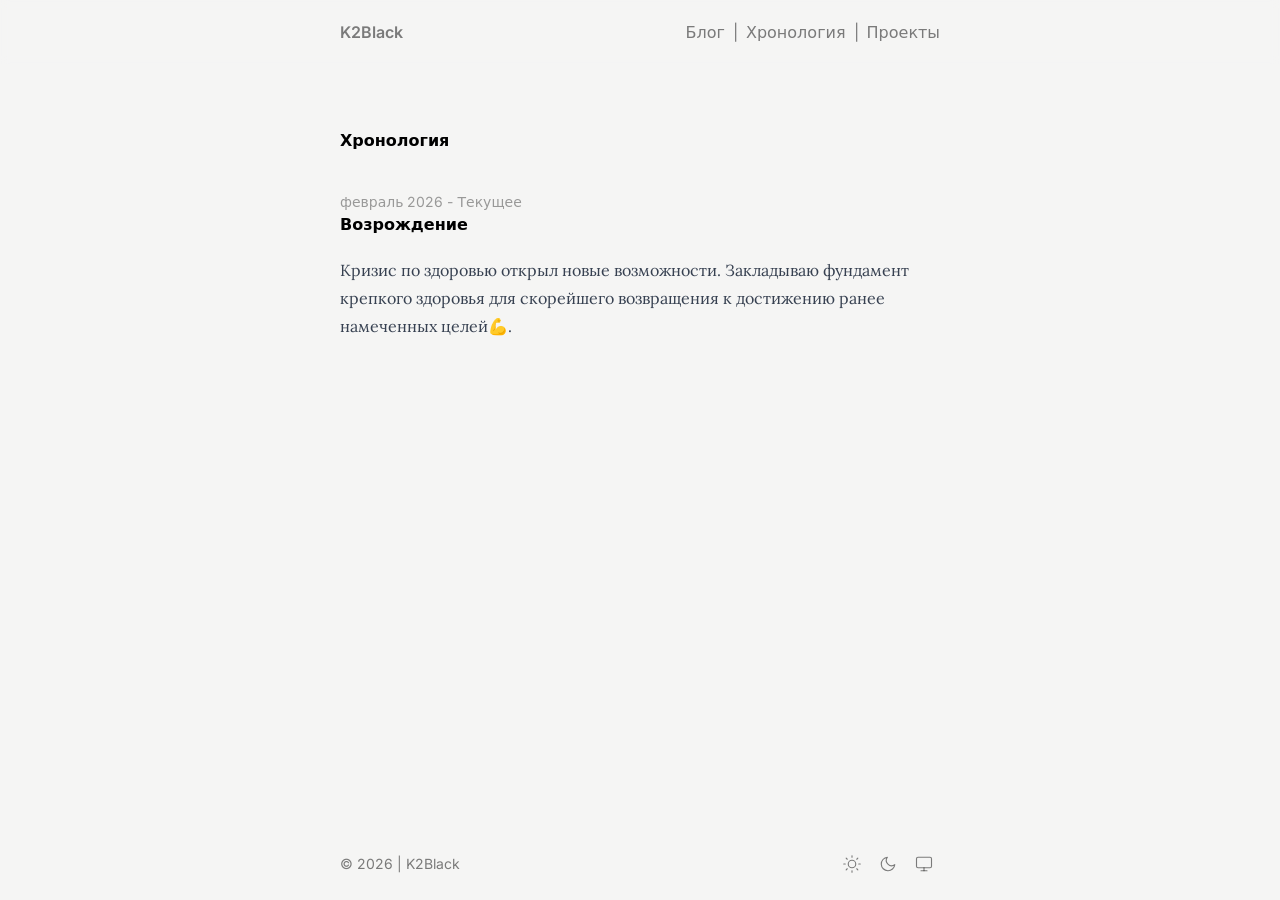
<file: work/index.html>
<!DOCTYPE html><html lang="en"> <head><!-- Global Metadata --><meta charset="utf-8"><meta name="viewport" content="width=device-width,initial-scale=1"><link rel="icon" type="image/svg+xml" href="/favicon-dark.svg" media="(prefers-color-scheme: dark)"><link rel="icon" type="image/svg+xml" href="/favicon-light.svg" media="(prefers-color-scheme: light)"><link rel="icon" type="image/x-icon" href="/favicon-light.svg"><meta name="generator" content="Astro v5.17.3"><!-- Font preloads --><link rel="preload" href="/assets/inter-latin-400-normal.C38fXH4l.woff2" as="font" type="font/woff2" crossorigin><link rel="preload" href="/assets/inter-latin-600-normal.LgqL8muc.woff2" as="font" type="font/woff2" crossorigin><link rel="preload" href="/assets/lora-latin-400-normal.DnxXpLNu.woff2" as="font" type="font/woff2" crossorigin><link rel="preload" href="/assets/lora-latin-600-normal.B-3RcLOQ.woff2" as="font" type="font/woff2" crossorigin><!-- Canonical URL --><link rel="canonical" href="https://blog.k2black.top/work/"><!-- Primary Meta Tags --><title>Хронология | K2Black</title><meta name="title" content="Хронология | K2Black"><meta name="description" content="Хронология моего путешествия в криптомире"><!-- Open Graph / Facebook --><meta property="og:type" content="website"><meta property="og:url" content="https://blog.k2black.top/work/"><meta property="og:title" content="Хронология | K2Black"><meta property="og:description" content="Хронология моего путешествия в криптомире"><meta property="og:image" content="https://blog.k2black.top/nano.png"><!-- Twitter --><meta property="twitter:card" content="summary_large_image"><meta property="twitter:url" content="https://blog.k2black.top/work/"><meta property="twitter:title" content="Хронология | K2Black"><meta property="twitter:description" content="Хронология моего путешествия в криптомире"><meta property="twitter:image" content="https://blog.k2black.top/nano.png"><meta name="astro-view-transitions-enabled" content="true"><meta name="astro-view-transitions-fallback" content="animate"><script type="module" src="/assets/ClientRouter.astro_astro_type_script_index_0_lang.CDGfc0hd.js"></script><!-- RSS Link --><link rel="alternate" type="application/rss+xml" title="K2Black" href="https://blog.k2black.top/rss.xml"><script type="module">document.addEventListener("astro:before-swap",e=>[...e.newDocument.head.querySelectorAll('link[as="font"]')].forEach(o=>o.remove()));</script><script>
  function init() {
    preloadTheme();
    onScroll();
    animate();

    const backToTop = document.getElementById("back-to-top");
    backToTop?.addEventListener("click", (event) => scrollToTop(event));

    const backToPrev = document.getElementById("back-to-prev");
    backToPrev?.addEventListener("click", () => window.history.back());

    const lightThemeButton = document.getElementById("light-theme-button");
    lightThemeButton?.addEventListener("click", () => {
      localStorage.setItem("theme", "light");
      toggleTheme(false);
    });

    const darkThemeButton = document.getElementById("dark-theme-button");
    darkThemeButton?.addEventListener("click", () => {
      localStorage.setItem("theme", "dark");
      toggleTheme(true);
    });

    const systemThemeButton = document.getElementById("system-theme-button");
    systemThemeButton?.addEventListener("click", () => {
      localStorage.setItem("theme", "system");
      toggleTheme(window.matchMedia("(prefers-color-scheme: dark)").matches);
    });

    window.matchMedia("(prefers-color-scheme: dark)")
      .addEventListener("change", event => {
        if (localStorage.theme === "system" || !localStorage.theme) {
          toggleTheme(event.matches);
        }
      }
    );

    document.addEventListener("scroll", onScroll);
  }

  function animate() {
    const animateElements = document.querySelectorAll(".animate");

    animateElements.forEach((element, index) => {
      setTimeout(() => {
        element.classList.add("show");
      }, index * 150);
    });
  }

  function onScroll() {
    if (window.scrollY > 0) {
      document.documentElement.classList.add("scrolled");
    } else {
      document.documentElement.classList.remove("scrolled");
    }
  }

  function scrollToTop(event) {
    event.preventDefault();
    window.scrollTo({
      top: 0,
      behavior: "smooth"
    });
  }

function toggleTheme(dark) {
    const css = document.createElement("style");

    css.appendChild(
      document.createTextNode(
        `* {
             -webkit-transition: none !important;
             -moz-transition: none !important;
             -o-transition: none !important;
             -ms-transition: none !important;
             transition: none !important;
          }
        `,
      )
    );

    document.head.appendChild(css);

    if (dark) {
      document.documentElement.classList.add("dark");
      document.documentElement.setAttribute("data-theme", "dark");
    } else {
      document.documentElement.classList.remove("dark");
      document.documentElement.setAttribute("data-theme", "light");
    }

  window.getComputedStyle(css).opacity;
    document.head.removeChild(css);
  }

  function preloadTheme() {
    const userTheme = localStorage.theme;

    if (userTheme === "light" || userTheme === "dark") {
      toggleTheme(userTheme === "dark");
    } else {
      toggleTheme(window.matchMedia("(prefers-color-scheme: dark)").matches);
    }
  }

  document.addEventListener("DOMContentLoaded", () => init());
  document.addEventListener("astro:after-swap", () => init());
  preloadTheme();
</script><link rel="stylesheet" href="/assets/_slug_.j_yEv-B4.css"><script type="module" src="/assets/page.BxlWcphP.js"></script></head> <body> <header> <div class="mx-auto max-w-screen-sm px-5">  <div class="flex flex-wrap gap-y-2 justify-between"> <a href="/" target="_self" class="inline-block decoration-black/15 dark:decoration-white/30 hover:decoration-black/25 hover:dark:decoration-white/50 text-current hover:text-black hover:dark:text-white transition-colors duration-300 ease-in-out">  <div class="font-semibold"> K2Black </div>  </a> <nav class="flex gap-2"> <a href="/blog" target="_self" class="inline-block decoration-black/15 dark:decoration-white/30 hover:decoration-black/25 hover:dark:decoration-white/50 text-current hover:text-black hover:dark:text-white transition-colors duration-300 ease-in-out"> 
Блог
 </a> <span> | </span> <a href="/work" target="_self" class="inline-block decoration-black/15 dark:decoration-white/30 hover:decoration-black/25 hover:dark:decoration-white/50 text-current hover:text-black hover:dark:text-white transition-colors duration-300 ease-in-out"> 
Хронология
 </a> <span> | </span> <a href="/projects" target="_self" class="inline-block decoration-black/15 dark:decoration-white/30 hover:decoration-black/25 hover:dark:decoration-white/50 text-current hover:text-black hover:dark:text-white transition-colors duration-300 ease-in-out"> 
Проекты
 </a> </nav> </div>  </div> </header> <main>  <div class="mx-auto max-w-screen-sm px-5">  <div class="space-y-10"> <div class="animate font-semibold text-black dark:text-white">
Хронология
</div> <ul class="flex flex-col space-y-4"> <li class="animate"> <div class="text-sm opacity-75"> февраль 2026 -  Текущее </div> <div class="font-semibold text-black dark:text-white"> Возрождение </div> <div class="text-sm opacity-75">  </div> <article> <p>Кризис по здоровью открыл новые возможности. Закладываю фундамент крепкого здоровья для скорейшего возвращения к достижению ранее намеченных целей💪.</p> </article> </li> </ul> <!-- 
      <ul class="animate flex flex-col gap-4">

      </ul> --> </div>  </div>  </main> <footer class="animate"> <div class="mx-auto max-w-screen-sm px-5">  <div class="relative"> <div class="absolute right-0 -top-20"> <button id="back-to-top" class="relative group w-fit flex pl-8 pr-3 py-1.5 flex-nowrap rounded border border-black/15 dark:border-white/20 hover:bg-black/5 dark:hover:bg-white/5 hover:text-black dark:hover:text-white transition-colors duration-300 ease-in-out"> <svg xmlns="http://www.w3.org/2000/svg" viewBox="0 0 24 24" class="absolute top-1/2 left-2 -translate-y-1/2 size-4 stroke-2 fill-none stroke-current rotate-90"> <line x1="5" y1="12" x2="19" y2="12" class="translate-x-2 group-hover:translate-x-0 scale-x-0 group-hover:scale-x-100 transition-transform duration-300 ease-in-out"></line> <polyline points="12 5 5 12 12 19" class="translate-x-1 group-hover:translate-x-0 transition-transform duration-300 ease-in-out"></polyline> </svg> <div class="text-sm">
Наверх
</div> </button> </div> </div> <div class="flex justify-between items-center"> <div>
&copy; 2026 | K2Black </div> <div class="flex flex-wrap gap-1 items-center"> <button id="light-theme-button" aria-label="Light theme" class="group size-8 flex items-center justify-center rounded-full"> <svg xmlns="http://www.w3.org/2000/svg" width="18" height="18" viewBox="0 0 24 24" fill="none" stroke="currentColor" stroke-width="1.5" stroke-linecap="round" stroke-linejoin="round" class="group-hover:stroke-black group-hover:dark:stroke-white transition-colors duration-300 ease-in-out"> <circle cx="12" cy="12" r="5"></circle> <line x1="12" y1="1" x2="12" y2="3"></line> <line x1="12" y1="21" x2="12" y2="23"></line> <line x1="4.22" y1="4.22" x2="5.64" y2="5.64"></line> <line x1="18.36" y1="18.36" x2="19.78" y2="19.78"></line> <line x1="1" y1="12" x2="3" y2="12"></line> <line x1="21" y1="12" x2="23" y2="12"></line> <line x1="4.22" y1="19.78" x2="5.64" y2="18.36"></line> <line x1="18.36" y1="5.64" x2="19.78" y2="4.22"></line> </svg> </button> <button id="dark-theme-button" aria-label="Dark theme" class="group size-8 flex items-center justify-center rounded-full"> <svg xmlns="http://www.w3.org/2000/svg" width="18" height="18" viewBox="0 0 24 24" fill="none" stroke="currentColor" stroke-width="1.5" stroke-linecap="round" stroke-linejoin="round" class="group-hover:stroke-black group-hover:dark:stroke-white transition-colors duration-300 ease-in-out"> <path d="M21 12.79A9 9 0 1 1 11.21 3 7 7 0 0 0 21 12.79z"></path> </svg> </button> <button id="system-theme-button" aria-label="System theme" class="group size-8 flex items-center justify-center rounded-full"> <svg xmlns="http://www.w3.org/2000/svg" width="18" height="18" viewBox="0 0 24 24" fill="none" stroke="currentColor" stroke-width="1.5" stroke-linecap="round" stroke-linejoin="round" class="group-hover:stroke-black group-hover:dark:stroke-white transition-colors duration-300 ease-in-out"> <rect x="2" y="3" width="20" height="14" rx="2" ry="2"></rect> <line x1="8" y1="21" x2="16" y2="21"></line> <line x1="12" y1="17" x2="12" y2="21"></line> </svg> </button> </div> </div>  </div> </footer> </body></html>
</file>
<file: assets/_slug_.j_yEv-B4.css>
*,:before,:after{--tw-border-spacing-x: 0;--tw-border-spacing-y: 0;--tw-translate-x: 0;--tw-translate-y: 0;--tw-rotate: 0;--tw-skew-x: 0;--tw-skew-y: 0;--tw-scale-x: 1;--tw-scale-y: 1;--tw-pan-x: ;--tw-pan-y: ;--tw-pinch-zoom: ;--tw-scroll-snap-strictness: proximity;--tw-gradient-from-position: ;--tw-gradient-via-position: ;--tw-gradient-to-position: ;--tw-ordinal: ;--tw-slashed-zero: ;--tw-numeric-figure: ;--tw-numeric-spacing: ;--tw-numeric-fraction: ;--tw-ring-inset: ;--tw-ring-offset-width: 0px;--tw-ring-offset-color: #fff;--tw-ring-color: rgb(59 130 246 / .5);--tw-ring-offset-shadow: 0 0 #0000;--tw-ring-shadow: 0 0 #0000;--tw-shadow: 0 0 #0000;--tw-shadow-colored: 0 0 #0000;--tw-blur: ;--tw-brightness: ;--tw-contrast: ;--tw-grayscale: ;--tw-hue-rotate: ;--tw-invert: ;--tw-saturate: ;--tw-sepia: ;--tw-drop-shadow: ;--tw-backdrop-blur: ;--tw-backdrop-brightness: ;--tw-backdrop-contrast: ;--tw-backdrop-grayscale: ;--tw-backdrop-hue-rotate: ;--tw-backdrop-invert: ;--tw-backdrop-opacity: ;--tw-backdrop-saturate: ;--tw-backdrop-sepia: ;--tw-contain-size: ;--tw-contain-layout: ;--tw-contain-paint: ;--tw-contain-style: }::backdrop{--tw-border-spacing-x: 0;--tw-border-spacing-y: 0;--tw-translate-x: 0;--tw-translate-y: 0;--tw-rotate: 0;--tw-skew-x: 0;--tw-skew-y: 0;--tw-scale-x: 1;--tw-scale-y: 1;--tw-pan-x: ;--tw-pan-y: ;--tw-pinch-zoom: ;--tw-scroll-snap-strictness: proximity;--tw-gradient-from-position: ;--tw-gradient-via-position: ;--tw-gradient-to-position: ;--tw-ordinal: ;--tw-slashed-zero: ;--tw-numeric-figure: ;--tw-numeric-spacing: ;--tw-numeric-fraction: ;--tw-ring-inset: ;--tw-ring-offset-width: 0px;--tw-ring-offset-color: #fff;--tw-ring-color: rgb(59 130 246 / .5);--tw-ring-offset-shadow: 0 0 #0000;--tw-ring-shadow: 0 0 #0000;--tw-shadow: 0 0 #0000;--tw-shadow-colored: 0 0 #0000;--tw-blur: ;--tw-brightness: ;--tw-contrast: ;--tw-grayscale: ;--tw-hue-rotate: ;--tw-invert: ;--tw-saturate: ;--tw-sepia: ;--tw-drop-shadow: ;--tw-backdrop-blur: ;--tw-backdrop-brightness: ;--tw-backdrop-contrast: ;--tw-backdrop-grayscale: ;--tw-backdrop-hue-rotate: ;--tw-backdrop-invert: ;--tw-backdrop-opacity: ;--tw-backdrop-saturate: ;--tw-backdrop-sepia: ;--tw-contain-size: ;--tw-contain-layout: ;--tw-contain-paint: ;--tw-contain-style: }*,:before,:after{box-sizing:border-box;border-width:0;border-style:solid;border-color:#e5e7eb}:before,:after{--tw-content: ""}html,:host{line-height:1.5;-webkit-text-size-adjust:100%;-moz-tab-size:4;-o-tab-size:4;tab-size:4;font-family:Inter,ui-sans-serif,system-ui,sans-serif,"Apple Color Emoji","Segoe UI Emoji",Segoe UI Symbol,"Noto Color Emoji";font-feature-settings:normal;font-variation-settings:normal;-webkit-tap-highlight-color:transparent}body{margin:0;line-height:inherit}hr{height:0;color:inherit;border-top-width:1px}abbr:where([title]){-webkit-text-decoration:underline dotted;text-decoration:underline dotted}h1,h2,h3,h4,h5,h6{font-size:inherit;font-weight:inherit}a{color:inherit;text-decoration:inherit}b,strong{font-weight:bolder}code,kbd,samp,pre{font-family:ui-monospace,SFMono-Regular,Menlo,Monaco,Consolas,Liberation Mono,Courier New,monospace;font-feature-settings:normal;font-variation-settings:normal;font-size:1em}small{font-size:80%}sub,sup{font-size:75%;line-height:0;position:relative;vertical-align:baseline}sub{bottom:-.25em}sup{top:-.5em}table{text-indent:0;border-color:inherit;border-collapse:collapse}button,input,optgroup,select,textarea{font-family:inherit;font-feature-settings:inherit;font-variation-settings:inherit;font-size:100%;font-weight:inherit;line-height:inherit;letter-spacing:inherit;color:inherit;margin:0;padding:0}button,select{text-transform:none}button,input:where([type=button]),input:where([type=reset]),input:where([type=submit]){-webkit-appearance:button;background-color:transparent;background-image:none}:-moz-focusring{outline:auto}:-moz-ui-invalid{box-shadow:none}progress{vertical-align:baseline}::-webkit-inner-spin-button,::-webkit-outer-spin-button{height:auto}[type=search]{-webkit-appearance:textfield;outline-offset:-2px}::-webkit-search-decoration{-webkit-appearance:none}::-webkit-file-upload-button{-webkit-appearance:button;font:inherit}summary{display:list-item}blockquote,dl,dd,h1,h2,h3,h4,h5,h6,hr,figure,p,pre{margin:0}fieldset{margin:0;padding:0}legend{padding:0}ol,ul,menu{list-style:none;margin:0;padding:0}dialog{padding:0}textarea{resize:vertical}input::-moz-placeholder,textarea::-moz-placeholder{opacity:1;color:#9ca3af}input::placeholder,textarea::placeholder{opacity:1;color:#9ca3af}button,[role=button]{cursor:pointer}:disabled{cursor:default}img,svg,video,canvas,audio,iframe,embed,object{display:block;vertical-align:middle}img,video{max-width:100%;height:auto}[hidden]:where(:not([hidden=until-found])){display:none}.static{position:static}.absolute{position:absolute}.relative{position:relative}.-top-20{top:-5rem}.left-2{left:.5rem}.right-0{right:0}.right-2{right:.5rem}.top-1\/2{top:50%}.mx-auto{margin-left:auto;margin-right:auto}.my-10{margin-top:2.5rem;margin-bottom:2.5rem}.line-clamp-1{overflow:hidden;display:-webkit-box;-webkit-box-orient:vertical;-webkit-line-clamp:1}.block{display:block}.inline-block{display:inline-block}.flex{display:flex}.grid{display:grid}.size-4{width:1rem;height:1rem}.size-5{width:1.25rem;height:1.25rem}.size-8{width:2rem;height:2rem}.w-fit{width:-moz-fit-content;width:fit-content}.max-w-screen-sm{max-width:640px}.flex-1{flex:1 1 0%}.-translate-x-1{--tw-translate-x: -.25rem;transform:translate(var(--tw-translate-x),var(--tw-translate-y)) rotate(var(--tw-rotate)) skew(var(--tw-skew-x)) skewY(var(--tw-skew-y)) scaleX(var(--tw-scale-x)) scaleY(var(--tw-scale-y))}.-translate-y-1\/2{--tw-translate-y: -50%;transform:translate(var(--tw-translate-x),var(--tw-translate-y)) rotate(var(--tw-rotate)) skew(var(--tw-skew-x)) skewY(var(--tw-skew-y)) scaleX(var(--tw-scale-x)) scaleY(var(--tw-scale-y))}.translate-x-1{--tw-translate-x: .25rem;transform:translate(var(--tw-translate-x),var(--tw-translate-y)) rotate(var(--tw-rotate)) skew(var(--tw-skew-x)) skewY(var(--tw-skew-y)) scaleX(var(--tw-scale-x)) scaleY(var(--tw-scale-y))}.translate-x-2{--tw-translate-x: .5rem;transform:translate(var(--tw-translate-x),var(--tw-translate-y)) rotate(var(--tw-rotate)) skew(var(--tw-skew-x)) skewY(var(--tw-skew-y)) scaleX(var(--tw-scale-x)) scaleY(var(--tw-scale-y))}.translate-x-3{--tw-translate-x: .75rem;transform:translate(var(--tw-translate-x),var(--tw-translate-y)) rotate(var(--tw-rotate)) skew(var(--tw-skew-x)) skewY(var(--tw-skew-y)) scaleX(var(--tw-scale-x)) scaleY(var(--tw-scale-y))}.rotate-90{--tw-rotate: 90deg;transform:translate(var(--tw-translate-x),var(--tw-translate-y)) rotate(var(--tw-rotate)) skew(var(--tw-skew-x)) skewY(var(--tw-skew-y)) scaleX(var(--tw-scale-x)) scaleY(var(--tw-scale-y))}.scale-x-0{--tw-scale-x: 0;transform:translate(var(--tw-translate-x),var(--tw-translate-y)) rotate(var(--tw-rotate)) skew(var(--tw-skew-x)) skewY(var(--tw-skew-y)) scaleX(var(--tw-scale-x)) scaleY(var(--tw-scale-y))}.flex-col{flex-direction:column}.flex-wrap{flex-wrap:wrap}.flex-nowrap{flex-wrap:nowrap}.items-center{align-items:center}.justify-center{justify-content:center}.justify-between{justify-content:space-between}.gap-1{gap:.25rem}.gap-1\.5{gap:.375rem}.gap-2{gap:.5rem}.gap-4{gap:1rem}.gap-x-2{-moz-column-gap:.5rem;column-gap:.5rem}.gap-y-2{row-gap:.5rem}.space-y-1>:not([hidden])~:not([hidden]){--tw-space-y-reverse: 0;margin-top:calc(.25rem * calc(1 - var(--tw-space-y-reverse)));margin-bottom:calc(.25rem * var(--tw-space-y-reverse))}.space-y-10>:not([hidden])~:not([hidden]){--tw-space-y-reverse: 0;margin-top:calc(2.5rem * calc(1 - var(--tw-space-y-reverse)));margin-bottom:calc(2.5rem * var(--tw-space-y-reverse))}.space-y-16>:not([hidden])~:not([hidden]){--tw-space-y-reverse: 0;margin-top:calc(4rem * calc(1 - var(--tw-space-y-reverse)));margin-bottom:calc(4rem * var(--tw-space-y-reverse))}.space-y-4>:not([hidden])~:not([hidden]){--tw-space-y-reverse: 0;margin-top:calc(1rem * calc(1 - var(--tw-space-y-reverse)));margin-bottom:calc(1rem * var(--tw-space-y-reverse))}.space-y-6>:not([hidden])~:not([hidden]){--tw-space-y-reverse: 0;margin-top:calc(1.5rem * calc(1 - var(--tw-space-y-reverse)));margin-bottom:calc(1.5rem * var(--tw-space-y-reverse))}.truncate{overflow:hidden;text-overflow:ellipsis;white-space:nowrap}.text-nowrap{text-wrap:nowrap}.rounded{border-radius:.25rem}.rounded-full{border-radius:9999px}.rounded-lg{border-radius:.5rem}.border{border-width:1px}.border-black\/10{border-color:#0000001a}.border-black\/15{border-color:#00000026}.fill-none{fill:none}.stroke-current{stroke:currentColor}.stroke-2{stroke-width:2}.p-2{padding:.5rem}.px-4{padding-left:1rem;padding-right:1rem}.px-5{padding-left:1.25rem;padding-right:1.25rem}.py-1\.5{padding-top:.375rem;padding-bottom:.375rem}.py-3{padding-top:.75rem;padding-bottom:.75rem}.pl-7{padding-left:1.75rem}.pl-8{padding-left:2rem}.pr-10{padding-right:2.5rem}.pr-3{padding-right:.75rem}.text-2xl{font-size:1.5rem;line-height:2rem}.text-sm{font-size:.875rem;line-height:1.25rem}.text-xl{font-size:1.25rem;line-height:1.75rem}.font-semibold{font-weight:600}.italic{font-style:italic}.text-black{--tw-text-opacity: 1;color:rgb(0 0 0 / var(--tw-text-opacity, 1))}.text-current{color:currentColor}.underline{text-decoration-line:underline}.decoration-black\/15{text-decoration-color:#00000026}.underline-offset-2{text-underline-offset:2px}.opacity-75{opacity:.75}.filter{filter:var(--tw-blur) var(--tw-brightness) var(--tw-contrast) var(--tw-grayscale) var(--tw-hue-rotate) var(--tw-invert) var(--tw-saturate) var(--tw-sepia) var(--tw-drop-shadow)}.transition{transition-property:color,background-color,border-color,text-decoration-color,fill,stroke,opacity,box-shadow,transform,filter,backdrop-filter;transition-timing-function:cubic-bezier(.4,0,.2,1);transition-duration:.15s}.transition-colors{transition-property:color,background-color,border-color,text-decoration-color,fill,stroke;transition-timing-function:cubic-bezier(.4,0,.2,1);transition-duration:.15s}.transition-transform{transition-property:transform;transition-timing-function:cubic-bezier(.4,0,.2,1);transition-duration:.15s}.duration-300{transition-duration:.3s}.ease-in-out{transition-timing-function:cubic-bezier(.4,0,.2,1)}article a{font-family:Inter,ui-sans-serif,system-ui,sans-serif,"Apple Color Emoji","Segoe UI Emoji",Segoe UI Symbol,"Noto Color Emoji";color:currentColor;text-decoration-line:underline;text-underline-offset:2px;text-decoration-color:#00000026}article a:is(.dark *){text-decoration-color:#ffffff4d}article a{transition-property:color,background-color,border-color,text-decoration-color,fill,stroke;transition-duration:.3s;transition-timing-function:cubic-bezier(.4,0,.2,1)}article a:hover{--tw-text-opacity: 1;color:rgb(0 0 0 / var(--tw-text-opacity, 1))}article a:hover:is(.dark *){--tw-text-opacity: 1;color:rgb(255 255 255 / var(--tw-text-opacity, 1))}article a:hover{text-decoration-color:#00000040}article a:hover:is(.dark *){text-decoration-color:#ffffff80}html{overflow-y:scroll;color-scheme:light}html.dark{color-scheme:dark}html,body{width:100%;height:100%}body{font-family:Inter,ui-sans-serif,system-ui,sans-serif,"Apple Color Emoji","Segoe UI Emoji",Segoe UI Symbol,"Noto Color Emoji";-webkit-font-smoothing:antialiased;-moz-osx-font-smoothing:grayscale;display:flex;flex-direction:column;--tw-bg-opacity: 1;background-color:rgb(245 245 244 / var(--tw-bg-opacity, 1))}body:is(.dark *){--tw-bg-opacity: 1;background-color:rgb(28 25 23 / var(--tw-bg-opacity, 1))}body{color:#00000080}body:is(.dark *){color:#ffffffbf}header{position:fixed;top:0;left:0;right:0;z-index:50;padding-top:1.25rem;padding-bottom:1.25rem;background-color:#f5f5f4bf}header:is(.dark *){background-color:#1c191740}header{--tw-saturate: saturate(2);filter:var(--tw-blur) var(--tw-brightness) var(--tw-contrast) var(--tw-grayscale) var(--tw-hue-rotate) var(--tw-invert) var(--tw-saturate) var(--tw-sepia) var(--tw-drop-shadow);--tw-backdrop-blur: blur(4px);backdrop-filter:var(--tw-backdrop-blur) var(--tw-backdrop-brightness) var(--tw-backdrop-contrast) var(--tw-backdrop-grayscale) var(--tw-backdrop-hue-rotate) var(--tw-backdrop-invert) var(--tw-backdrop-opacity) var(--tw-backdrop-saturate) var(--tw-backdrop-sepia)}main{flex:1 1 0%;padding-top:8rem;padding-bottom:8rem}footer{padding-top:1.25rem;padding-bottom:1.25rem;font-size:.875rem;line-height:1.25rem}article{color:var(--tw-prose-body);max-width:65ch}article :where(p):not(:where([class~=not-prose],[class~=not-prose] *)){margin-top:1.25em;margin-bottom:1.25em}article :where([class~=lead]):not(:where([class~=not-prose],[class~=not-prose] *)){color:var(--tw-prose-lead);font-size:1.25em;line-height:1.6;margin-top:1.2em;margin-bottom:1.2em}article :where(a):not(:where([class~=not-prose],[class~=not-prose] *)){color:var(--tw-prose-links);text-decoration:underline;font-weight:500}article :where(strong):not(:where([class~=not-prose],[class~=not-prose] *)){color:var(--tw-prose-bold);font-weight:600}article :where(a strong):not(:where([class~=not-prose],[class~=not-prose] *)){color:inherit}article :where(blockquote strong):not(:where([class~=not-prose],[class~=not-prose] *)){color:inherit}article :where(thead th strong):not(:where([class~=not-prose],[class~=not-prose] *)){color:inherit}article :where(ol):not(:where([class~=not-prose],[class~=not-prose] *)){list-style-type:decimal;margin-top:1.25em;margin-bottom:1.25em;padding-inline-start:1.625em}article :where(ol[type=A]):not(:where([class~=not-prose],[class~=not-prose] *)){list-style-type:upper-alpha}article :where(ol[type=a]):not(:where([class~=not-prose],[class~=not-prose] *)){list-style-type:lower-alpha}article :where(ol[type=A s]):not(:where([class~=not-prose],[class~=not-prose] *)){list-style-type:upper-alpha}article :where(ol[type=a s]):not(:where([class~=not-prose],[class~=not-prose] *)){list-style-type:lower-alpha}article :where(ol[type=I]):not(:where([class~=not-prose],[class~=not-prose] *)){list-style-type:upper-roman}article :where(ol[type=i]):not(:where([class~=not-prose],[class~=not-prose] *)){list-style-type:lower-roman}article :where(ol[type=I s]):not(:where([class~=not-prose],[class~=not-prose] *)){list-style-type:upper-roman}article :where(ol[type=i s]):not(:where([class~=not-prose],[class~=not-prose] *)){list-style-type:lower-roman}article :where(ol[type="1"]):not(:where([class~=not-prose],[class~=not-prose] *)){list-style-type:decimal}article :where(ul):not(:where([class~=not-prose],[class~=not-prose] *)){list-style-type:disc;margin-top:1.25em;margin-bottom:1.25em;padding-inline-start:1.625em}article :where(ol>li):not(:where([class~=not-prose],[class~=not-prose] *))::marker{font-weight:400;color:var(--tw-prose-counters)}article :where(ul>li):not(:where([class~=not-prose],[class~=not-prose] *))::marker{color:var(--tw-prose-bullets)}article :where(dt):not(:where([class~=not-prose],[class~=not-prose] *)){color:var(--tw-prose-headings);font-weight:600;margin-top:1.25em}article :where(hr):not(:where([class~=not-prose],[class~=not-prose] *)){border-color:var(--tw-prose-hr);border-top-width:1px;margin-top:3em;margin-bottom:3em}article :where(blockquote):not(:where([class~=not-prose],[class~=not-prose] *)){font-weight:500;font-style:italic;color:var(--tw-prose-quotes);border-inline-start-width:.25rem;border-inline-start-color:var(--tw-prose-quote-borders);quotes:"“""”""‘""’";margin-top:1.6em;margin-bottom:1.6em;padding-inline-start:1em}article :where(blockquote p:first-of-type):not(:where([class~=not-prose],[class~=not-prose] *)):before{content:open-quote}article :where(blockquote p:last-of-type):not(:where([class~=not-prose],[class~=not-prose] *)):after{content:close-quote}article :where(h1):not(:where([class~=not-prose],[class~=not-prose] *)){color:var(--tw-prose-headings);font-weight:800;font-size:2.25em;margin-top:0;margin-bottom:.8888889em;line-height:1.1111111}article :where(h1 strong):not(:where([class~=not-prose],[class~=not-prose] *)){font-weight:900;color:inherit}article :where(h2):not(:where([class~=not-prose],[class~=not-prose] *)){color:var(--tw-prose-headings);font-weight:700;font-size:1.5em;margin-top:2em;margin-bottom:1em;line-height:1.3333333}article :where(h2 strong):not(:where([class~=not-prose],[class~=not-prose] *)){font-weight:800;color:inherit}article :where(h3):not(:where([class~=not-prose],[class~=not-prose] *)){color:var(--tw-prose-headings);font-weight:600;font-size:1.25em;margin-top:1.6em;margin-bottom:.6em;line-height:1.6}article :where(h3 strong):not(:where([class~=not-prose],[class~=not-prose] *)){font-weight:700;color:inherit}article :where(h4):not(:where([class~=not-prose],[class~=not-prose] *)){color:var(--tw-prose-headings);font-weight:600;margin-top:1.5em;margin-bottom:.5em;line-height:1.5}article :where(h4 strong):not(:where([class~=not-prose],[class~=not-prose] *)){font-weight:700;color:inherit}article :where(img):not(:where([class~=not-prose],[class~=not-prose] *)){margin-top:2em;margin-bottom:2em}article :where(picture):not(:where([class~=not-prose],[class~=not-prose] *)){display:block;margin-top:2em;margin-bottom:2em}article :where(video):not(:where([class~=not-prose],[class~=not-prose] *)){margin-top:2em;margin-bottom:2em}article :where(kbd):not(:where([class~=not-prose],[class~=not-prose] *)){font-weight:500;font-family:inherit;color:var(--tw-prose-kbd);box-shadow:0 0 0 1px var(--tw-prose-kbd-shadows),0 3px 0 var(--tw-prose-kbd-shadows);font-size:.875em;border-radius:.3125rem;padding-top:.1875em;padding-inline-end:.375em;padding-bottom:.1875em;padding-inline-start:.375em}article :where(code):not(:where([class~=not-prose],[class~=not-prose] *)){color:var(--tw-prose-code);font-weight:600;font-size:.875em}article :where(code):not(:where([class~=not-prose],[class~=not-prose] *)):before{content:"`"}article :where(code):not(:where([class~=not-prose],[class~=not-prose] *)):after{content:"`"}article :where(a code):not(:where([class~=not-prose],[class~=not-prose] *)){color:inherit}article :where(h1 code):not(:where([class~=not-prose],[class~=not-prose] *)){color:inherit}article :where(h2 code):not(:where([class~=not-prose],[class~=not-prose] *)){color:inherit;font-size:.875em}article :where(h3 code):not(:where([class~=not-prose],[class~=not-prose] *)){color:inherit;font-size:.9em}article :where(h4 code):not(:where([class~=not-prose],[class~=not-prose] *)){color:inherit}article :where(blockquote code):not(:where([class~=not-prose],[class~=not-prose] *)){color:inherit}article :where(thead th code):not(:where([class~=not-prose],[class~=not-prose] *)){color:inherit}article :where(pre):not(:where([class~=not-prose],[class~=not-prose] *)){color:var(--tw-prose-pre-code);background-color:var(--tw-prose-pre-bg);overflow-x:auto;font-weight:400;font-size:.875em;line-height:1.7142857;margin-top:1.7142857em;margin-bottom:1.7142857em;border-radius:.375rem;padding-top:.8571429em;padding-inline-end:1.1428571em;padding-bottom:.8571429em;padding-inline-start:1.1428571em}article :where(pre code):not(:where([class~=not-prose],[class~=not-prose] *)){background-color:transparent;border-width:0;border-radius:0;padding:0;font-weight:inherit;color:inherit;font-size:inherit;font-family:inherit;line-height:inherit}article :where(pre code):not(:where([class~=not-prose],[class~=not-prose] *)):before{content:none}article :where(pre code):not(:where([class~=not-prose],[class~=not-prose] *)):after{content:none}article :where(table):not(:where([class~=not-prose],[class~=not-prose] *)){width:100%;table-layout:auto;margin-top:2em;margin-bottom:2em;font-size:.875em;line-height:1.7142857}article :where(thead):not(:where([class~=not-prose],[class~=not-prose] *)){border-bottom-width:1px;border-bottom-color:var(--tw-prose-th-borders)}article :where(thead th):not(:where([class~=not-prose],[class~=not-prose] *)){color:var(--tw-prose-headings);font-weight:600;vertical-align:bottom;padding-inline-end:.5714286em;padding-bottom:.5714286em;padding-inline-start:.5714286em}article :where(tbody tr):not(:where([class~=not-prose],[class~=not-prose] *)){border-bottom-width:1px;border-bottom-color:var(--tw-prose-td-borders)}article :where(tbody tr:last-child):not(:where([class~=not-prose],[class~=not-prose] *)){border-bottom-width:0}article :where(tbody td):not(:where([class~=not-prose],[class~=not-prose] *)){vertical-align:baseline}article :where(tfoot):not(:where([class~=not-prose],[class~=not-prose] *)){border-top-width:1px;border-top-color:var(--tw-prose-th-borders)}article :where(tfoot td):not(:where([class~=not-prose],[class~=not-prose] *)){vertical-align:top}article :where(th,td):not(:where([class~=not-prose],[class~=not-prose] *)){text-align:start}article :where(figure>*):not(:where([class~=not-prose],[class~=not-prose] *)){margin-top:0;margin-bottom:0}article :where(figcaption):not(:where([class~=not-prose],[class~=not-prose] *)){color:var(--tw-prose-captions);font-size:.875em;line-height:1.4285714;margin-top:.8571429em}article{--tw-prose-body: #374151;--tw-prose-headings: #111827;--tw-prose-lead: #4b5563;--tw-prose-links: #111827;--tw-prose-bold: #111827;--tw-prose-counters: #6b7280;--tw-prose-bullets: #d1d5db;--tw-prose-hr: #e5e7eb;--tw-prose-quotes: #111827;--tw-prose-quote-borders: #e5e7eb;--tw-prose-captions: #6b7280;--tw-prose-kbd: #111827;--tw-prose-kbd-shadows: rgb(17 24 39 / 10%);--tw-prose-code: #111827;--tw-prose-pre-code: #e5e7eb;--tw-prose-pre-bg: #1f2937;--tw-prose-th-borders: #d1d5db;--tw-prose-td-borders: #e5e7eb;--tw-prose-invert-body: #d1d5db;--tw-prose-invert-headings: #fff;--tw-prose-invert-lead: #9ca3af;--tw-prose-invert-links: #fff;--tw-prose-invert-bold: #fff;--tw-prose-invert-counters: #9ca3af;--tw-prose-invert-bullets: #4b5563;--tw-prose-invert-hr: #374151;--tw-prose-invert-quotes: #f3f4f6;--tw-prose-invert-quote-borders: #374151;--tw-prose-invert-captions: #9ca3af;--tw-prose-invert-kbd: #fff;--tw-prose-invert-kbd-shadows: rgb(255 255 255 / 10%);--tw-prose-invert-code: #fff;--tw-prose-invert-pre-code: #d1d5db;--tw-prose-invert-pre-bg: rgb(0 0 0 / 50%);--tw-prose-invert-th-borders: #4b5563;--tw-prose-invert-td-borders: #374151;font-size:1rem;line-height:1.75}article :where(picture>img):not(:where([class~=not-prose],[class~=not-prose] *)){margin-top:0;margin-bottom:0}article :where(li):not(:where([class~=not-prose],[class~=not-prose] *)){margin-top:.5em;margin-bottom:.5em}article :where(ol>li):not(:where([class~=not-prose],[class~=not-prose] *)){padding-inline-start:.375em}article :where(ul>li):not(:where([class~=not-prose],[class~=not-prose] *)){padding-inline-start:.375em}article :where(.prose>ul>li p):not(:where([class~=not-prose],[class~=not-prose] *)){margin-top:.75em;margin-bottom:.75em}article :where(.prose>ul>li>p:first-child):not(:where([class~=not-prose],[class~=not-prose] *)){margin-top:1.25em}article :where(.prose>ul>li>p:last-child):not(:where([class~=not-prose],[class~=not-prose] *)){margin-bottom:1.25em}article :where(.prose>ol>li>p:first-child):not(:where([class~=not-prose],[class~=not-prose] *)){margin-top:1.25em}article :where(.prose>ol>li>p:last-child):not(:where([class~=not-prose],[class~=not-prose] *)){margin-bottom:1.25em}article :where(ul ul,ul ol,ol ul,ol ol):not(:where([class~=not-prose],[class~=not-prose] *)){margin-top:.75em;margin-bottom:.75em}article :where(dl):not(:where([class~=not-prose],[class~=not-prose] *)){margin-top:1.25em;margin-bottom:1.25em}article :where(dd):not(:where([class~=not-prose],[class~=not-prose] *)){margin-top:.5em;padding-inline-start:1.625em}article :where(hr+*):not(:where([class~=not-prose],[class~=not-prose] *)){margin-top:0}article :where(h2+*):not(:where([class~=not-prose],[class~=not-prose] *)){margin-top:0}article :where(h3+*):not(:where([class~=not-prose],[class~=not-prose] *)){margin-top:0}article :where(h4+*):not(:where([class~=not-prose],[class~=not-prose] *)){margin-top:0}article :where(thead th:first-child):not(:where([class~=not-prose],[class~=not-prose] *)){padding-inline-start:0}article :where(thead th:last-child):not(:where([class~=not-prose],[class~=not-prose] *)){padding-inline-end:0}article :where(tbody td,tfoot td):not(:where([class~=not-prose],[class~=not-prose] *)){padding-top:.5714286em;padding-inline-end:.5714286em;padding-bottom:.5714286em;padding-inline-start:.5714286em}article :where(tbody td:first-child,tfoot td:first-child):not(:where([class~=not-prose],[class~=not-prose] *)){padding-inline-start:0}article :where(tbody td:last-child,tfoot td:last-child):not(:where([class~=not-prose],[class~=not-prose] *)){padding-inline-end:0}article :where(figure):not(:where([class~=not-prose],[class~=not-prose] *)){margin-top:2em;margin-bottom:2em}article :where(.prose>:first-child):not(:where([class~=not-prose],[class~=not-prose] *)){margin-top:0}article :where(.prose>:last-child):not(:where([class~=not-prose],[class~=not-prose] *)){margin-bottom:0}article{max-width:100%}article:is(.dark *){--tw-prose-body: var(--tw-prose-invert-body);--tw-prose-headings: var(--tw-prose-invert-headings);--tw-prose-lead: var(--tw-prose-invert-lead);--tw-prose-links: var(--tw-prose-invert-links);--tw-prose-bold: var(--tw-prose-invert-bold);--tw-prose-counters: var(--tw-prose-invert-counters);--tw-prose-bullets: var(--tw-prose-invert-bullets);--tw-prose-hr: var(--tw-prose-invert-hr);--tw-prose-quotes: var(--tw-prose-invert-quotes);--tw-prose-quote-borders: var(--tw-prose-invert-quote-borders);--tw-prose-captions: var(--tw-prose-invert-captions);--tw-prose-kbd: var(--tw-prose-invert-kbd);--tw-prose-kbd-shadows: var(--tw-prose-invert-kbd-shadows);--tw-prose-code: var(--tw-prose-invert-code);--tw-prose-pre-code: var(--tw-prose-invert-pre-code);--tw-prose-pre-bg: var(--tw-prose-invert-pre-bg);--tw-prose-th-borders: var(--tw-prose-invert-th-borders);--tw-prose-td-borders: var(--tw-prose-invert-td-borders)}article :is(:where(img):not(:where([class~=not-prose],[class~=not-prose] *))){margin:auto}article :is(:where(h1,h2,h3,h4,h5,h6,th):not(:where([class~=not-prose],[class~=not-prose] *))){font-weight:600}article :is(:where(p):not(:where([class~=not-prose],[class~=not-prose] *))){font-family:Lora,ui-serif,Georgia,Cambria,Times New Roman,Times,serif}article :is(:where(h1,h2,h3,h4,h5,h6,th):not(:where([class~=not-prose],[class~=not-prose] *))){--tw-text-opacity: 1;color:rgb(0 0 0 / var(--tw-text-opacity, 1))}article:is(.dark *) :is(:where(h1,h2,h3,h4,h5,h6,th):not(:where([class~=not-prose],[class~=not-prose] *))){--tw-text-opacity: 1;color:rgb(255 255 255 / var(--tw-text-opacity, 1))}.animate{--tw-translate-y: .75rem;transform:translate(var(--tw-translate-x),var(--tw-translate-y)) rotate(var(--tw-rotate)) skew(var(--tw-skew-x)) skewY(var(--tw-skew-y)) scaleX(var(--tw-scale-x)) scaleY(var(--tw-scale-y));opacity:0;transition-property:all;transition-timing-function:cubic-bezier(.4,0,.2,1);transition-duration:.7s;transition-timing-function:cubic-bezier(0,0,.2,1)}.animate.show{--tw-translate-y: 0px;transform:translate(var(--tw-translate-x),var(--tw-translate-y)) rotate(var(--tw-rotate)) skew(var(--tw-skew-x)) skewY(var(--tw-skew-y)) scaleX(var(--tw-scale-x)) scaleY(var(--tw-scale-y));opacity:1}html #back-to-top{pointer-events:none;opacity:0}html.scrolled #back-to-top{pointer-events:auto;opacity:1}.hover\:bg-black\/5:hover{background-color:#0000000d}.hover\:text-black:hover{--tw-text-opacity: 1;color:rgb(0 0 0 / var(--tw-text-opacity, 1))}.hover\:decoration-black\/25:hover{text-decoration-color:#00000040}.group:hover .group-hover\:translate-x-0{--tw-translate-x: 0px;transform:translate(var(--tw-translate-x),var(--tw-translate-y)) rotate(var(--tw-rotate)) skew(var(--tw-skew-x)) skewY(var(--tw-skew-y)) scaleX(var(--tw-scale-x)) scaleY(var(--tw-scale-y))}.group:hover .group-hover\:scale-x-100{--tw-scale-x: 1;transform:translate(var(--tw-translate-x),var(--tw-translate-y)) rotate(var(--tw-rotate)) skew(var(--tw-skew-x)) skewY(var(--tw-skew-y)) scaleX(var(--tw-scale-x)) scaleY(var(--tw-scale-y))}.group:hover .group-hover\:stroke-black{stroke:#000}.dark\:border-white\/10:is(.dark *){border-color:#ffffff1a}.dark\:border-white\/20:is(.dark *){border-color:#fff3}.dark\:text-white:is(.dark *){--tw-text-opacity: 1;color:rgb(255 255 255 / var(--tw-text-opacity, 1))}.dark\:decoration-white\/30:is(.dark *){text-decoration-color:#ffffff4d}.dark\:hover\:bg-white\/10:hover:is(.dark *){background-color:#ffffff1a}.dark\:hover\:bg-white\/5:hover:is(.dark *){background-color:#ffffff0d}.dark\:hover\:text-white:hover:is(.dark *){--tw-text-opacity: 1;color:rgb(255 255 255 / var(--tw-text-opacity, 1))}.hover\:dark\:text-white:is(.dark *):hover{--tw-text-opacity: 1;color:rgb(255 255 255 / var(--tw-text-opacity, 1))}.hover\:dark\:decoration-white\/50:is(.dark *):hover{text-decoration-color:#ffffff80}.group:hover .group-hover\:dark\:stroke-white:is(.dark *){stroke:#fff}@font-face{font-family:Inter;font-style:normal;font-display:swap;font-weight:400;src:url(/assets/inter-latin-400-normal.C38fXH4l.woff2) format("woff2"),url(/assets/inter-latin-400-normal.CyCys3Eg.woff) format("woff")}@font-face{font-family:Inter;font-style:normal;font-display:swap;font-weight:600;src:url(/assets/inter-latin-600-normal.LgqL8muc.woff2) format("woff2"),url(/assets/inter-latin-600-normal.CiBQ2DWP.woff) format("woff")}@font-face{font-family:Lora;font-style:normal;font-display:swap;font-weight:400;src:url(/assets/lora-cyrillic-ext-400-normal.DwaaZvol.woff2) format("woff2"),url(/assets/lora-cyrillic-ext-400-normal.PiPRSBNu.woff) format("woff");unicode-range:U+0460-052F,U+1C80-1C8A,U+20B4,U+2DE0-2DFF,U+A640-A69F,U+FE2E-FE2F}@font-face{font-family:Lora;font-style:normal;font-display:swap;font-weight:400;src:url(/assets/lora-cyrillic-400-normal.CbVom6TB.woff2) format("woff2"),url(/assets/lora-cyrillic-400-normal.BedExNGj.woff) format("woff");unicode-range:U+0301,U+0400-045F,U+0490-0491,U+04B0-04B1,U+2116}@font-face{font-family:Lora;font-style:normal;font-display:swap;font-weight:400;src:url(/assets/lora-math-400-normal.D2gccGFf.woff2) format("woff2"),url(/assets/lora-math-400-normal.BToItYw_.woff) format("woff");unicode-range:U+0302-0303,U+0305,U+0307-0308,U+0310,U+0312,U+0315,U+031A,U+0326-0327,U+032C,U+032F-0330,U+0332-0333,U+0338,U+033A,U+0346,U+034D,U+0391-03A1,U+03A3-03A9,U+03B1-03C9,U+03D1,U+03D5-03D6,U+03F0-03F1,U+03F4-03F5,U+2016-2017,U+2034-2038,U+203C,U+2040,U+2043,U+2047,U+2050,U+2057,U+205F,U+2070-2071,U+2074-208E,U+2090-209C,U+20D0-20DC,U+20E1,U+20E5-20EF,U+2100-2112,U+2114-2115,U+2117-2121,U+2123-214F,U+2190,U+2192,U+2194-21AE,U+21B0-21E5,U+21F1-21F2,U+21F4-2211,U+2213-2214,U+2216-22FF,U+2308-230B,U+2310,U+2319,U+231C-2321,U+2336-237A,U+237C,U+2395,U+239B-23B7,U+23D0,U+23DC-23E1,U+2474-2475,U+25AF,U+25B3,U+25B7,U+25BD,U+25C1,U+25CA,U+25CC,U+25FB,U+266D-266F,U+27C0-27FF,U+2900-2AFF,U+2B0E-2B11,U+2B30-2B4C,U+2BFE,U+3030,U+FF5B,U+FF5D,U+1D400-1D7FF,U+1EE00-1EEFF}@font-face{font-family:Lora;font-style:normal;font-display:swap;font-weight:400;src:url(/assets/lora-symbols-400-normal.DmcY0X7a.woff2) format("woff2"),url(/assets/lora-symbols-400-normal.BK2bqsD8.woff) format("woff");unicode-range:U+0001-000C,U+000E-001F,U+007F-009F,U+20DD-20E0,U+20E2-20E4,U+2150-218F,U+2190,U+2192,U+2194-2199,U+21AF,U+21E6-21F0,U+21F3,U+2218-2219,U+2299,U+22C4-22C6,U+2300-243F,U+2440-244A,U+2460-24FF,U+25A0-27BF,U+2800-28FF,U+2921-2922,U+2981,U+29BF,U+29EB,U+2B00-2BFF,U+4DC0-4DFF,U+FFF9-FFFB,U+10140-1018E,U+10190-1019C,U+101A0,U+101D0-101FD,U+102E0-102FB,U+10E60-10E7E,U+1D2C0-1D2D3,U+1D2E0-1D37F,U+1F000-1F0FF,U+1F100-1F1AD,U+1F1E6-1F1FF,U+1F30D-1F30F,U+1F315,U+1F31C,U+1F31E,U+1F320-1F32C,U+1F336,U+1F378,U+1F37D,U+1F382,U+1F393-1F39F,U+1F3A7-1F3A8,U+1F3AC-1F3AF,U+1F3C2,U+1F3C4-1F3C6,U+1F3CA-1F3CE,U+1F3D4-1F3E0,U+1F3ED,U+1F3F1-1F3F3,U+1F3F5-1F3F7,U+1F408,U+1F415,U+1F41F,U+1F426,U+1F43F,U+1F441-1F442,U+1F444,U+1F446-1F449,U+1F44C-1F44E,U+1F453,U+1F46A,U+1F47D,U+1F4A3,U+1F4B0,U+1F4B3,U+1F4B9,U+1F4BB,U+1F4BF,U+1F4C8-1F4CB,U+1F4D6,U+1F4DA,U+1F4DF,U+1F4E3-1F4E6,U+1F4EA-1F4ED,U+1F4F7,U+1F4F9-1F4FB,U+1F4FD-1F4FE,U+1F503,U+1F507-1F50B,U+1F50D,U+1F512-1F513,U+1F53E-1F54A,U+1F54F-1F5FA,U+1F610,U+1F650-1F67F,U+1F687,U+1F68D,U+1F691,U+1F694,U+1F698,U+1F6AD,U+1F6B2,U+1F6B9-1F6BA,U+1F6BC,U+1F6C6-1F6CF,U+1F6D3-1F6D7,U+1F6E0-1F6EA,U+1F6F0-1F6F3,U+1F6F7-1F6FC,U+1F700-1F7FF,U+1F800-1F80B,U+1F810-1F847,U+1F850-1F859,U+1F860-1F887,U+1F890-1F8AD,U+1F8B0-1F8BB,U+1F8C0-1F8C1,U+1F900-1F90B,U+1F93B,U+1F946,U+1F984,U+1F996,U+1F9E9,U+1FA00-1FA6F,U+1FA70-1FA7C,U+1FA80-1FA89,U+1FA8F-1FAC6,U+1FACE-1FADC,U+1FADF-1FAE9,U+1FAF0-1FAF8,U+1FB00-1FBFF}@font-face{font-family:Lora;font-style:normal;font-display:swap;font-weight:400;src:url(/assets/lora-vietnamese-400-normal.BxA6xcFr.woff2) format("woff2"),url(/assets/lora-vietnamese-400-normal.DlgyXXxo.woff) format("woff");unicode-range:U+0102-0103,U+0110-0111,U+0128-0129,U+0168-0169,U+01A0-01A1,U+01AF-01B0,U+0300-0301,U+0303-0304,U+0308-0309,U+0323,U+0329,U+1EA0-1EF9,U+20AB}@font-face{font-family:Lora;font-style:normal;font-display:swap;font-weight:400;src:url(/assets/lora-latin-ext-400-normal.CyviI4c-.woff2) format("woff2"),url(/assets/lora-latin-ext-400-normal.B9GmMl5M.woff) format("woff");unicode-range:U+0100-02BA,U+02BD-02C5,U+02C7-02CC,U+02CE-02D7,U+02DD-02FF,U+0304,U+0308,U+0329,U+1D00-1DBF,U+1E00-1E9F,U+1EF2-1EFF,U+2020,U+20A0-20AB,U+20AD-20C0,U+2113,U+2C60-2C7F,U+A720-A7FF}@font-face{font-family:Lora;font-style:normal;font-display:swap;font-weight:400;src:url(/assets/lora-latin-400-normal.DnxXpLNu.woff2) format("woff2"),url(/assets/lora-latin-400-normal.DBJS-Hc6.woff) format("woff");unicode-range:U+0000-00FF,U+0131,U+0152-0153,U+02BB-02BC,U+02C6,U+02DA,U+02DC,U+0304,U+0308,U+0329,U+2000-206F,U+20AC,U+2122,U+2191,U+2193,U+2212,U+2215,U+FEFF,U+FFFD}@font-face{font-family:Lora;font-style:normal;font-display:swap;font-weight:600;src:url(/assets/lora-cyrillic-ext-600-normal.CYLe3Bq4.woff2) format("woff2"),url(/assets/lora-cyrillic-ext-600-normal.BobJ8QCm.woff) format("woff");unicode-range:U+0460-052F,U+1C80-1C8A,U+20B4,U+2DE0-2DFF,U+A640-A69F,U+FE2E-FE2F}@font-face{font-family:Lora;font-style:normal;font-display:swap;font-weight:600;src:url(/assets/lora-cyrillic-600-normal.DuzuWObJ.woff2) format("woff2"),url(/assets/lora-cyrillic-600-normal.j6UMqgXb.woff) format("woff");unicode-range:U+0301,U+0400-045F,U+0490-0491,U+04B0-04B1,U+2116}@font-face{font-family:Lora;font-style:normal;font-display:swap;font-weight:600;src:url(/assets/lora-math-600-normal.B9Wi-uy2.woff2) format("woff2"),url(/assets/lora-math-600-normal.soY6uGQW.woff) format("woff");unicode-range:U+0302-0303,U+0305,U+0307-0308,U+0310,U+0312,U+0315,U+031A,U+0326-0327,U+032C,U+032F-0330,U+0332-0333,U+0338,U+033A,U+0346,U+034D,U+0391-03A1,U+03A3-03A9,U+03B1-03C9,U+03D1,U+03D5-03D6,U+03F0-03F1,U+03F4-03F5,U+2016-2017,U+2034-2038,U+203C,U+2040,U+2043,U+2047,U+2050,U+2057,U+205F,U+2070-2071,U+2074-208E,U+2090-209C,U+20D0-20DC,U+20E1,U+20E5-20EF,U+2100-2112,U+2114-2115,U+2117-2121,U+2123-214F,U+2190,U+2192,U+2194-21AE,U+21B0-21E5,U+21F1-21F2,U+21F4-2211,U+2213-2214,U+2216-22FF,U+2308-230B,U+2310,U+2319,U+231C-2321,U+2336-237A,U+237C,U+2395,U+239B-23B7,U+23D0,U+23DC-23E1,U+2474-2475,U+25AF,U+25B3,U+25B7,U+25BD,U+25C1,U+25CA,U+25CC,U+25FB,U+266D-266F,U+27C0-27FF,U+2900-2AFF,U+2B0E-2B11,U+2B30-2B4C,U+2BFE,U+3030,U+FF5B,U+FF5D,U+1D400-1D7FF,U+1EE00-1EEFF}@font-face{font-family:Lora;font-style:normal;font-display:swap;font-weight:600;src:url(/assets/lora-symbols-600-normal.DaMEG5Dn.woff2) format("woff2"),url(/assets/lora-symbols-600-normal.CURAubwP.woff) format("woff");unicode-range:U+0001-000C,U+000E-001F,U+007F-009F,U+20DD-20E0,U+20E2-20E4,U+2150-218F,U+2190,U+2192,U+2194-2199,U+21AF,U+21E6-21F0,U+21F3,U+2218-2219,U+2299,U+22C4-22C6,U+2300-243F,U+2440-244A,U+2460-24FF,U+25A0-27BF,U+2800-28FF,U+2921-2922,U+2981,U+29BF,U+29EB,U+2B00-2BFF,U+4DC0-4DFF,U+FFF9-FFFB,U+10140-1018E,U+10190-1019C,U+101A0,U+101D0-101FD,U+102E0-102FB,U+10E60-10E7E,U+1D2C0-1D2D3,U+1D2E0-1D37F,U+1F000-1F0FF,U+1F100-1F1AD,U+1F1E6-1F1FF,U+1F30D-1F30F,U+1F315,U+1F31C,U+1F31E,U+1F320-1F32C,U+1F336,U+1F378,U+1F37D,U+1F382,U+1F393-1F39F,U+1F3A7-1F3A8,U+1F3AC-1F3AF,U+1F3C2,U+1F3C4-1F3C6,U+1F3CA-1F3CE,U+1F3D4-1F3E0,U+1F3ED,U+1F3F1-1F3F3,U+1F3F5-1F3F7,U+1F408,U+1F415,U+1F41F,U+1F426,U+1F43F,U+1F441-1F442,U+1F444,U+1F446-1F449,U+1F44C-1F44E,U+1F453,U+1F46A,U+1F47D,U+1F4A3,U+1F4B0,U+1F4B3,U+1F4B9,U+1F4BB,U+1F4BF,U+1F4C8-1F4CB,U+1F4D6,U+1F4DA,U+1F4DF,U+1F4E3-1F4E6,U+1F4EA-1F4ED,U+1F4F7,U+1F4F9-1F4FB,U+1F4FD-1F4FE,U+1F503,U+1F507-1F50B,U+1F50D,U+1F512-1F513,U+1F53E-1F54A,U+1F54F-1F5FA,U+1F610,U+1F650-1F67F,U+1F687,U+1F68D,U+1F691,U+1F694,U+1F698,U+1F6AD,U+1F6B2,U+1F6B9-1F6BA,U+1F6BC,U+1F6C6-1F6CF,U+1F6D3-1F6D7,U+1F6E0-1F6EA,U+1F6F0-1F6F3,U+1F6F7-1F6FC,U+1F700-1F7FF,U+1F800-1F80B,U+1F810-1F847,U+1F850-1F859,U+1F860-1F887,U+1F890-1F8AD,U+1F8B0-1F8BB,U+1F8C0-1F8C1,U+1F900-1F90B,U+1F93B,U+1F946,U+1F984,U+1F996,U+1F9E9,U+1FA00-1FA6F,U+1FA70-1FA7C,U+1FA80-1FA89,U+1FA8F-1FAC6,U+1FACE-1FADC,U+1FADF-1FAE9,U+1FAF0-1FAF8,U+1FB00-1FBFF}@font-face{font-family:Lora;font-style:normal;font-display:swap;font-weight:600;src:url(/assets/lora-vietnamese-600-normal.B_IFhWKN.woff2) format("woff2"),url(/assets/lora-vietnamese-600-normal.BnEhOXH8.woff) format("woff");unicode-range:U+0102-0103,U+0110-0111,U+0128-0129,U+0168-0169,U+01A0-01A1,U+01AF-01B0,U+0300-0301,U+0303-0304,U+0308-0309,U+0323,U+0329,U+1EA0-1EF9,U+20AB}@font-face{font-family:Lora;font-style:normal;font-display:swap;font-weight:600;src:url(/assets/lora-latin-ext-600-normal.CURVZmIT.woff2) format("woff2"),url(/assets/lora-latin-ext-600-normal.BX8pxmH4.woff) format("woff");unicode-range:U+0100-02BA,U+02BD-02C5,U+02C7-02CC,U+02CE-02D7,U+02DD-02FF,U+0304,U+0308,U+0329,U+1D00-1DBF,U+1E00-1E9F,U+1EF2-1EFF,U+2020,U+20A0-20AB,U+20AD-20C0,U+2113,U+2C60-2C7F,U+A720-A7FF}@font-face{font-family:Lora;font-style:normal;font-display:swap;font-weight:600;src:url(/assets/lora-latin-600-normal.B-3RcLOQ.woff2) format("woff2"),url(/assets/lora-latin-600-normal.Dc3EneHn.woff) format("woff");unicode-range:U+0000-00FF,U+0131,U+0152-0153,U+02BB-02BC,U+02C6,U+02DA,U+02DC,U+0304,U+0308,U+0329,U+2000-206F,U+20AC,U+2122,U+2191,U+2193,U+2212,U+2215,U+FEFF,U+FFFD}.astro-route-announcer{position:absolute;left:0;top:0;clip:rect(0 0 0 0);clip-path:inset(50%);overflow:hidden;white-space:nowrap;width:1px;height:1px}
</file>
